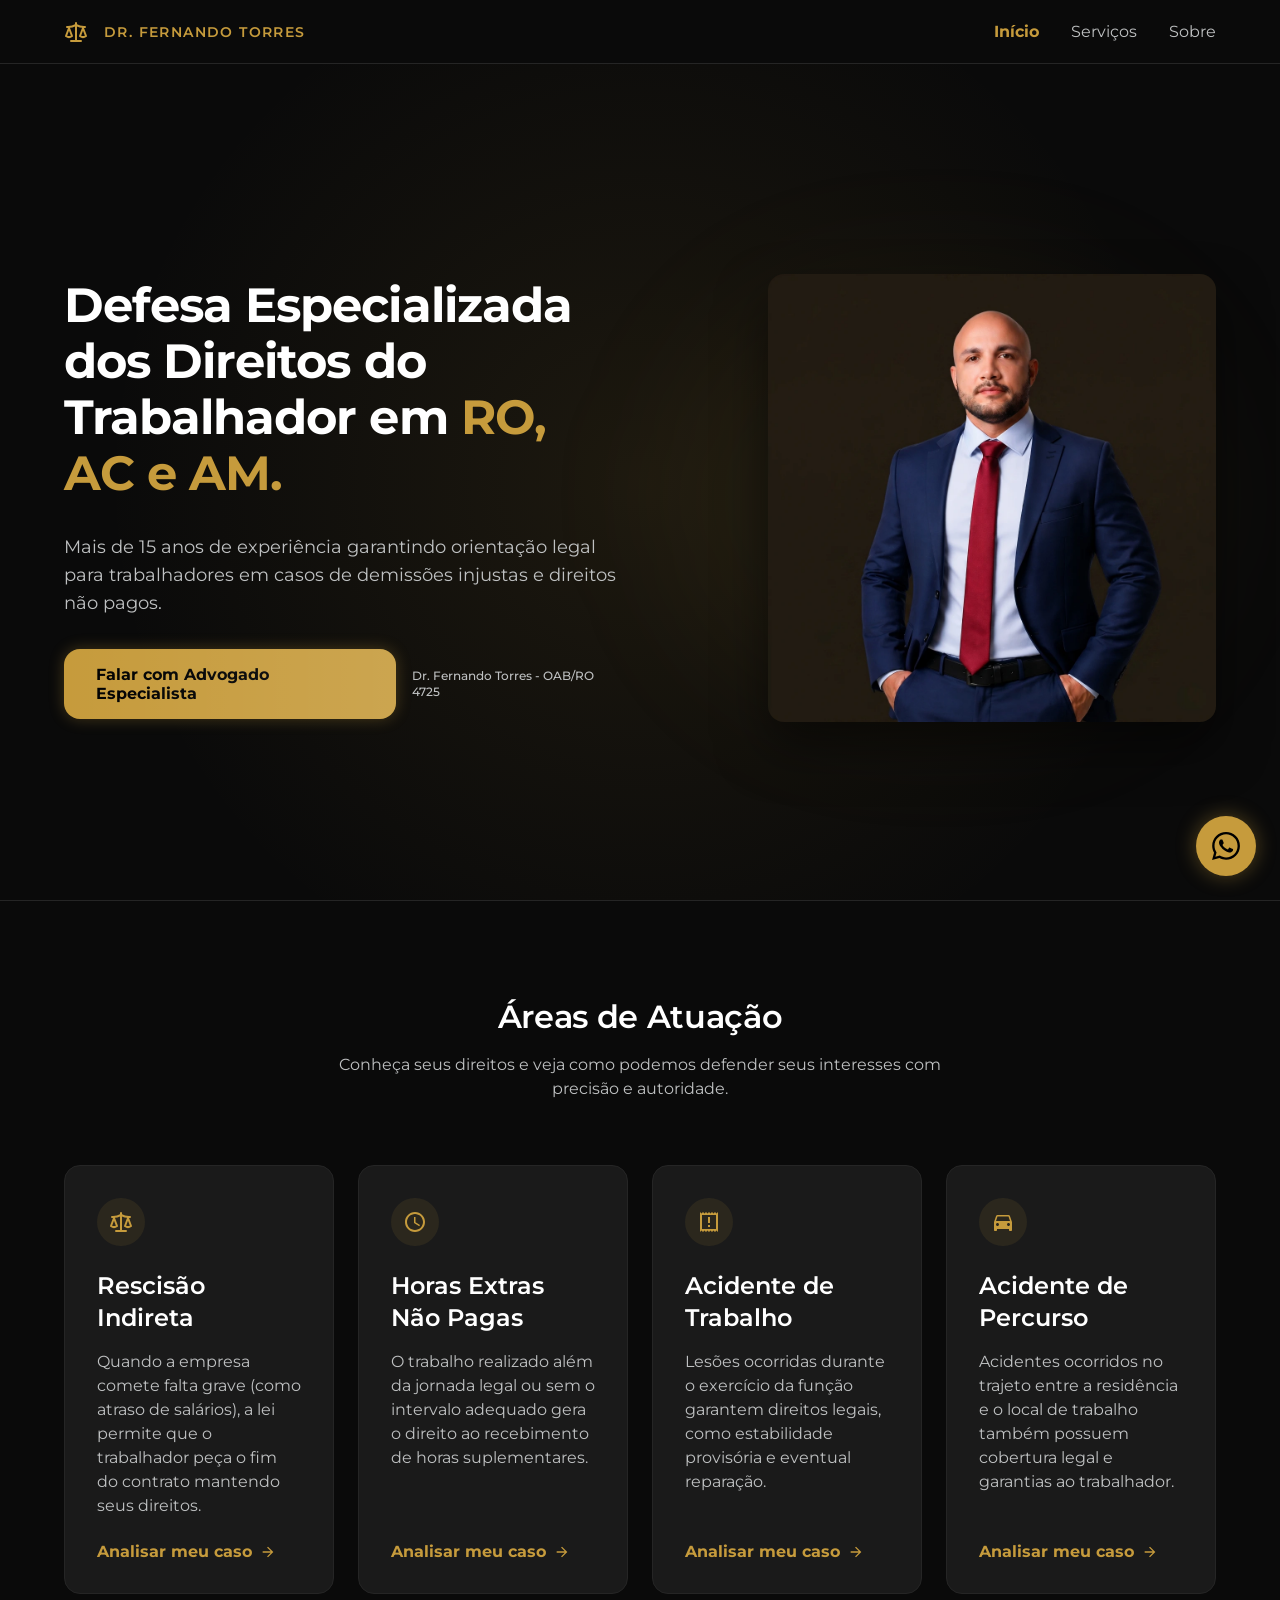
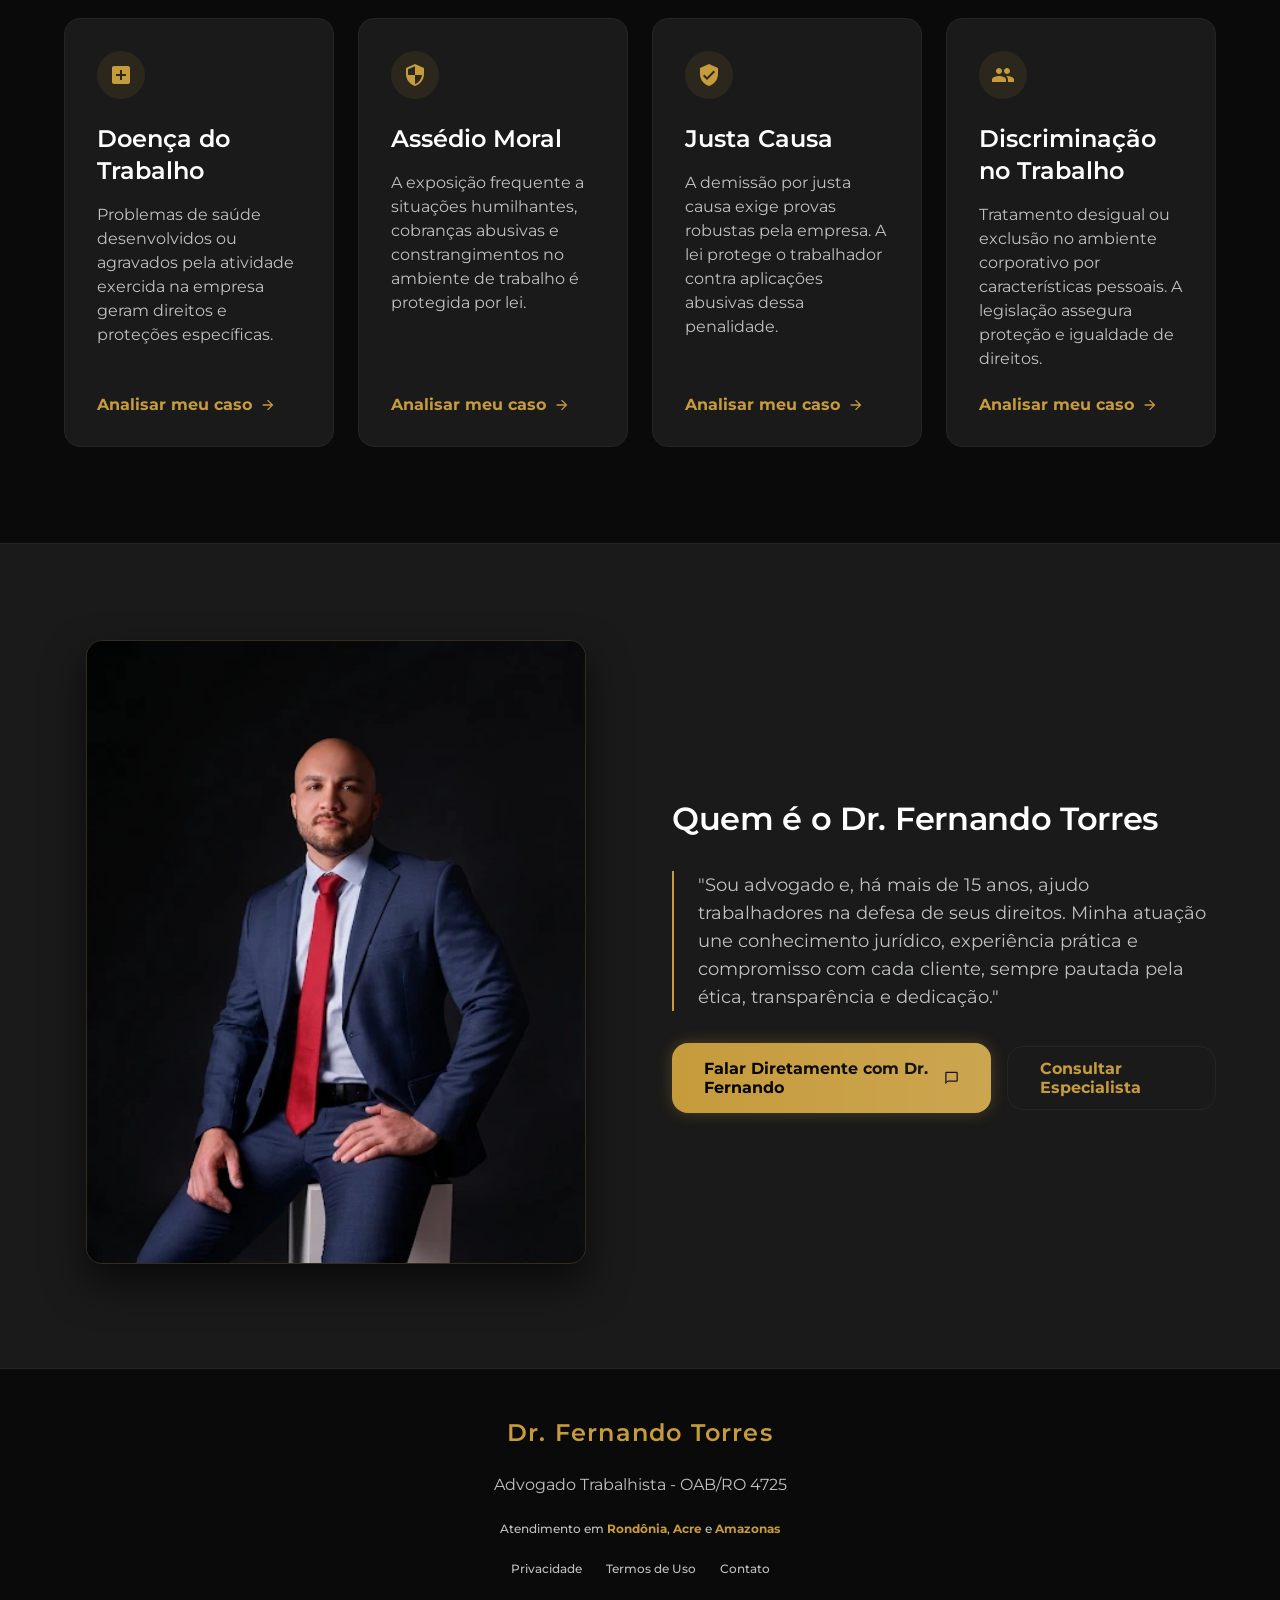
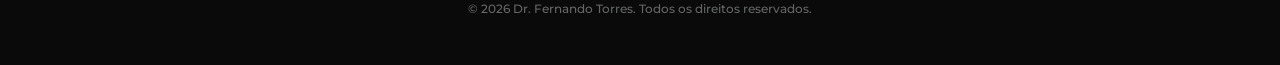
<file: index.html>
<!DOCTYPE html>
<html class="dark" lang="pt-BR">
<head>
<!-- Google tag (gtag.js) -->
<script async src="https://www.googletagmanager.com/gtag/js?id=AW-18231803844"></script>
<script>
  window.dataLayer = window.dataLayer || [];
  function gtag(){dataLayer.push(arguments);}
  gtag('js', new Date());

  gtag('config', 'AW-18231803844');
</script>
<meta charset="utf-8">
<meta name="viewport" content="width=device-width, initial-scale=1.0">
<title>Dr. Fernando Torres - Advogado Trabalhista</title>

<meta name="description" content="Advocacia trabalhista em Rondônia. Dr. Fernando Torres, especialista em direito do trabalho. Rescisão indireta, horas extras, verbas rescisórias e mais.">
<meta property="og:type" content="website">
<meta property="og:title" content="Dr. Fernando Torres - Advogado Trabalhista">
<meta property="og:description" content="Advocacia trabalhista em Rondônia. Especialista em direito do trabalho trabalhista. Rescisão indireta, horas extras e verbas rescisórias.">
<meta property="og:image" content="https://www.lp.fernandotorresadv.com/img/hero.webp">
<meta property="og:image:width" content="1200">
<meta property="og:image:height" content="630">
<meta property="og:url" content="https://www.lp.fernandotorresadv.com">
<meta property="og:locale" content="pt_BR">
<meta name="twitter:card" content="summary_large_image">
<meta name="twitter:title" content="Dr. Fernando Torres - Advogado Trabalhista">
<meta name="twitter:description" content="Advocacia trabalhista em Rondônia. Dr. Fernando Torres, especialista em direito do trabalho.">
<meta name="twitter:image" content="https://www.lp.fernandotorresadv.com/img/hero.webp">

<link rel="preconnect" href="https://wa.me">

<!-- Structured Data: LegalService + Attorney -->
<script type="application/ld+json">
{
  "@context": "https://schema.org",
  "@type": ["LegalService", "Attorney"],
  "name": "Dr. Fernando Torres - Advogado Trabalhista",
  "description": "Advocacia trabalhista em Rondônia. Especialista em direito do trabalho com mais de 15 anos de experiência.",
  "url": "https://www.lp.fernandotorresadv.com",
  "image": "https://www.lp.fernandotorresadv.com/img/hero.webp",
  "telephone": "+556992320246",
  "contactPoint": {
    "@type": "ContactPoint",
    "telephone": "+556992320246",
    "contactType": "customer service",
    "availableLanguage": ["Portuguese"]
  },
  "areaServed": [
    { "@type": "State", "name": "Rondônia" },
    { "@type": "State", "name": "Acre" },
    { "@type": "State", "name": "Amazonas" }
  ],
  "hasCredential": {
    "@type": "EducationalOccupationalCredential",
    "credentialCategory": "OAB",
    "name": "OAB/RO 4725"
  },
  "priceRange": "$$",
  "openingHoursSpecification": {
    "@type": "OpeningHoursSpecification",
    "dayOfWeek": ["Monday", "Tuesday", "Wednesday", "Thursday", "Friday"],
    "opens": "08:00",
    "closes": "18:00"
  },
  "sameAs": [
    "https://wa.me/556992320246"
  ]
}
</script>

<!-- Favicon inline SVG - zero requisições -->
<link rel="icon" href="data:image/svg+xml,%3Csvg xmlns='http://www.w3.org/2000/svg' viewBox='0 0 24 24' fill='none' stroke='%23C69B3C' stroke-width='2' stroke-linecap='round' stroke-linejoin='round'%3E%3Cpath d='M12 3v18'/%3E%3Cpath d='m19 8 3 8a5 5 0 0 1-6 0zV7'/%3E%3Cpath d='M3 7h1a17 17 0 0 0 8-2 17 17 0 0 0 8 2h1'/%3E%3Cpath d='m5 8 3 8a5 5 0 0 1-6 0zV7'/%3E%3Cpath d='M7 21h10'/%3E%3C/svg%3E">

<!-- CSS Crítico Inline (header + hero) -->
<style>
:root{--primary:#C69B3C;--on-primary:#000000;--background:#0A0A0A;--surface-container:#1A1A1A;--surface-container-lowest:#0A0A0A;--surface-variant:#252525;--on-background:#FFFFFF;--on-surface-variant:#BFC1C2;--border-color:#252525;--radius:1rem;--radius-full:9999px;--container-max:1280px;--margin-mobile:20px;--margin-desktop:64px}
*,*::before,*::after{box-sizing:border-box;margin:0;padding:0}
html{scroll-behavior:smooth;color-scheme:dark}
body{font-family:'Montserrat',sans-serif;background:var(--background);color:var(--on-background);min-height:100vh;display:flex;flex-direction:column;-webkit-font-smoothing:antialiased;-moz-osx-font-smoothing:grayscale}
a{color:inherit;text-decoration:none}
img{display:block;max-width:100%}
@font-face{font-family:'Montserrat';font-style:normal;font-weight:100 900;font-display:optional;src:url('fonts/Montserrat.woff2') format('woff2-variations')}
.flex{display:flex}
.flex-col{flex-direction:column}
.flex-grow{flex-grow:1}
.grid{display:grid}
.grid-cols-1{grid-template-columns:repeat(1,minmax(0,1fr))}
.hidden{display:none}
.w-full{width:100%}
.w-fit{width:fit-content}
.min-h-screen{min-height:100vh}
.object-contain{object-fit:contain}
.object-cover{object-fit:cover}
.relative{position:relative}
.absolute{position:absolute}
.fixed{position:fixed}
.inset-0{inset:0}
.top-0{top:0}
.z-0{z-index:0}
.z-10{z-index:10}
.z-50{z-index:50}
.overflow-hidden{overflow:hidden}
.items-center{align-items:center}
.items-start{align-items:flex-start}
.justify-center{justify-content:center}
.justify-between{justify-content:space-between}
.text-center{text-align:center}
.text-primary{color:var(--primary)}
.text-on-surface-variant{color:var(--on-surface-variant)}
.text-black{color:var(--on-primary)}
.bg-primary{background-color:var(--primary)}
.bg-surface-container-lowest{background-color:var(--surface-container-lowest)}
.bg-primary\/5{background-color:rgba(198,155,60,0.05)}
.border-surface-variant{border-color:var(--border-color)}
.border-b{border-bottom:1px solid var(--border-color)}
.rounded-full{border-radius:var(--radius-full)}
.blur-3xl{filter:blur(64px)}
.opacity-10{opacity:0.1}
.drop-shadow-2xl{filter:drop-shadow(0 25px 25px rgba(0,0,0,0.5))}
.mx-auto{margin-left:auto;margin-right:auto}
.gap-12{gap:3rem}
.gap-4{gap:1rem}
.gap-8{gap:2rem}
.space-y-8>*+*{margin-top:2rem}
.space-y-6>*+*{margin-top:1.5rem}
.pt-16{padding-top:4rem}
.pt-8{padding-top:2rem}
.pt-24{padding-top:6rem}
.pb-24{padding-bottom:6rem}
.px-margin-mobile{padding-left:20px;padding-right:20px}
.px-8{padding-left:2rem;padding-right:2rem}
.py-4{padding-top:1rem;padding-bottom:1rem}
.py-3{padding-top:.75rem;padding-bottom:.75rem}
.w-12{width:3rem}
.h-12{height:3rem}
.h-16{height:4rem}
.h-full{height:100%}
.max-w-container-max{max-width:var(--container-max)}
.max-w-5xl{max-width:64rem}
.max-w-3xl{max-width:48rem}
.max-w-md{max-width:28rem}
.font-bold{font-weight:700}
.uppercase{text-transform:uppercase}
.tracking-widest{letter-spacing:.1em}
.text-display-lg-mobile{font-size:32px;line-height:40px;letter-spacing:-.01em;font-weight:700}
.text-body-lg{font-size:18px;line-height:28px;font-weight:400}
.text-label-lg{font-size:14px;line-height:20px;letter-spacing:.1em;font-weight:600}
.text-label-md{font-size:12px;line-height:16px;font-weight:500}
.transition-all{transition:all .2s ease}
.transition-colors{transition:color .2s ease,background-color .2s ease,border-color .2s ease}
.rounded{border-radius:var(--radius)}
.border{border:1px solid var(--border-color)}
.mb-4{margin-bottom:1rem}
.mb-6{margin-bottom:1.5rem}
.mt-auto{margin-top:auto}
.gap-2{gap:.5rem}
.gap-6{gap:1.5rem}
.p-8{padding:2rem}
.p-4{padding:1rem}
header.fixed{position:fixed;top:0;left:0;right:0;z-index:50;height:4rem;display:flex;align-items:center;justify-content:space-between;padding-left:20px;padding-right:20px;background:var(--surface-container-lowest);border-bottom:1px solid var(--border-color)}
.shadow-\[0_0_15px_rgba\(198\2c 155\2c 60\2c 0\.3\)\]{box-shadow:0 0 15px rgba(198,155,60,.3)}
.shadow-\[0_0_20px_rgba\(198\2c 155\2c 60\2c 0\.4\)\]{box-shadow:0 0 20px rgba(198,155,60,.4)}
@media(min-width:640px){.sm\:flex-row{flex-direction:row}.sm\:items-center{align-items:center}}
@media(min-width:768px){
  .md\:flex{display:flex}
  .md\:hidden{display:none}
  .md\:px-margin-desktop{padding-left:64px;padding-right:64px}
  .md\:text-display-lg{font-size:48px;line-height:56px;letter-spacing:-.02em;font-weight:700}
  .md\:font-display-lg{font-family:'Montserrat',sans-serif}
  header.fixed{padding-left:64px;padding-right:64px}
  .md\:pb-8{padding-bottom:2rem}
  .md\:pb-16{padding-bottom:4rem}
  .md\:space-y-8>*+*{margin-top:2rem}
  .lg\:grid-cols-2{grid-template-columns:repeat(2,minmax(0,1fr))}
  .hero-section{min-height:calc(100vh - 4rem);display:flex;align-items:center}
  .hero-inner{width:100%}
}
@media(min-width:1024px){
  .lg\:grid-cols-2{grid-template-columns:repeat(2,minmax(0,1fr))}
  .lg\:justify-end{justify-content:flex-end}
  .lg\:space-y-12>*+*{margin-top:3rem}
  .sobre-grid{display:grid;grid-template-columns:1fr 1fr;gap:4rem;align-items:center}
  .sobre-img{max-width:480px;width:100%;border-radius:1rem;border:1px solid rgba(198,155,60,0.15);box-shadow:0 20px 40px rgba(0,0,0,0.6)}
}
.notification-toast{position:fixed;bottom:1.5rem;right:5.5rem;background:var(--surface-container);border:1px solid var(--surface-variant);border-radius:12px;padding:10px;display:flex;align-items:center;gap:10px;max-width:288px;z-index:49;box-shadow:0 10px 40px rgba(0,0,0,0.5);transform:translateX(calc(100% + 3rem));opacity:0;transition:transform .9s cubic-bezier(.25,.46,.45,.94),opacity .9s cubic-bezier(.25,.46,.45,.94)}
.notification-toast.show{transform:translateX(0);opacity:1}
.notification-close{position:absolute;top:-8px;right:-8px;width:24px;height:24px;border-radius:50%;background:var(--surface-variant);border:1px solid #333;color:var(--on-surface-variant);display:flex;align-items:center;justify-content:center;cursor:pointer;font-size:14px;line-height:1;z-index:1}
.notification-avatar{width:44px;height:44px;border-radius:50%;object-fit:cover;border:2px solid var(--primary);flex-shrink:0}
.notification-content{display:flex;flex-direction:column;gap:6px}
.notification-text{font-size:12px;line-height:1.4;color:var(--on-background)}
.notification-cta{background:var(--primary);color:var(--on-primary);padding:6px 12px;border-radius:8px;font-size:11px;font-weight:700;text-align:center;text-decoration:none;transition:opacity .2s}
.notification-cta:hover{opacity:.9}
@keyframes shine{0%{background-position:-200% center}100%{background-position:200% center}}
.btn-shine{position:relative;overflow:hidden}
.btn-shine::after{content:'';position:absolute;top:0;left:0;right:0;bottom:0;background:linear-gradient(90deg,transparent 0%,rgba(255,255,255,0.1) 50%,transparent 100%);background-size:200% 100%;animation:shine 3s ease-in-out infinite;pointer-events:none;border-radius:inherit}
@keyframes pulse-subtle{0%,100%{transform:scale(1)}50%{transform:scale(1.02)}}
.btn-pulse{animation:pulse-subtle 2s ease-in-out infinite}
.whatsapp-btn.btn-pulse{animation:pulse-subtle 2s ease-in-out infinite;transform-origin:center}
.mobile-menu{position:fixed;top:4.5rem;right:1rem;min-width:200px;background:var(--surface-container-lowest);border:1px solid var(--outline-variant);border-radius:12px;padding:0.75rem;display:flex;flex-direction:column;gap:0.25rem;z-index:40;box-shadow:0 8px 24px rgba(0,0,0,0.3);transform:translateX(120%);opacity:0;transition:transform .35s cubic-bezier(.16,1,.3,1),opacity .35s ease}.mobile-menu.open{transform:translateX(0);opacity:1}
.mobile-menu a{font-size:1rem;font-weight:500;color:var(--on-background);text-decoration:none;padding:0.5rem 0.75rem;border-radius:8px;transition:background .2s;display:block}.mobile-menu a:hover{background:var(--surface-container-high)}.menu-backdrop{position:fixed;inset:0;background:rgba(0,0,0,0.25);z-index:39;opacity:0;pointer-events:none;transition:opacity .35s ease}.menu-backdrop.show{opacity:1;pointer-events:auto}</style>

<!-- Preload CSS completo (não bloqueante) -->
<link rel="preload" href="style.css" as="style" onload="this.onload=null;this.rel='stylesheet'">
<noscript><link rel="stylesheet" href="style.css"></noscript>

<!-- Preload fontes -->
<link rel="preload" href="fonts/Montserrat.woff2" as="font" type="font/woff2" crossorigin>

<!-- Preload hero image LCP -->
<link rel="preload" href="img/hero.webp" as="image" imagesrcset="img/hero-280.webp 280w, img/hero.webp 1080w" imagesizes="(max-width: 640px) 280px, 420px" fetchpriority="high">
</head>
<body>
<!-- Header -->
<header class="fixed">
  <div class="flex items-center gap-4">
    <svg class="text-primary" width="24" height="24" viewBox="0 0 24 24" fill="none" stroke="currentColor" stroke-width="2" stroke-linecap="round" stroke-linejoin="round"><path d="M12 3v18"/><path d="m19 8 3 8a5 5 0 0 1-6 0zV7"/><path d="M3 7h1a17 17 0 0 0 8-2 17 17 0 0 0 8 2h1"/><path d="m5 8 3 8a5 5 0 0 1-6 0zV7"/><path d="M7 21h10"/></svg>
    <span class="text-label-lg uppercase tracking-widest text-primary">Dr. Fernando Torres</span>
  </div>
  <button class="md:hidden text-primary" aria-label="Menu" onclick="toggleMenu()">
    <svg width="24" height="24" viewBox="0 0 24 24" fill="currentColor"><path d="M3 6h18v2H3V6zm0 5h18v2H3v-2zm0 5h18v2H3v-2z"/></svg>
  </button>
  <nav class="hidden md:flex gap-8" aria-label="Navegação principal">
    <a class="text-primary font-bold transition-colors" href="#inicio">Início</a>
    <a class="text-on-surface-variant transition-colors" href="#servicos">Serviços</a>
    <a class="text-on-surface-variant transition-colors" href="#sobre">Sobre</a>
  </nav>
  <nav class="mobile-menu md:hidden" id="mobileMenu" aria-label="Navegação mobile">
    <a href="#inicio" onclick="toggleMenu()">Início</a>
    <a href="#servicos" onclick="toggleMenu()">Serviços</a>
    <a href="#sobre" onclick="toggleMenu()">Sobre</a>
  </nav>
  <div class="menu-backdrop md:hidden" id="menuBackdrop" onclick="toggleMenu()"></div>
</header>

<!-- Main -->
<main class="flex-grow pt-16" role="main">
  <!-- Hero Section -->
  <section class="hero-section relative pt-8 lg:pt-24 px-margin-mobile md:px-margin-desktop overflow-hidden" id="inicio">
    <div class="absolute inset-0 z-0 opacity-10" style="background-image:radial-gradient(circle at center,#c69b3c 0%,transparent 70%)"></div>
    <div class="hero-inner max-w-container-max mx-auto grid grid-cols-1 lg:grid-cols-2 gap-8 md:gap-12 items-center relative z-10 py-4 md:py-0">
      <div class="space-y-6 md:space-y-8">
        <h1 class="text-display-lg-mobile md:text-display-lg md:font-display-lg">
          Defesa Especializada dos Direitos do Trabalhador em <span class="text-primary">RO, AC e AM.</span>
        </h1>
        <p class="text-body-lg text-on-surface-variant">
          Mais de 15 anos de experiência garantindo orientação legal para trabalhadores em casos de demissões injustas e direitos não pagos.
        </p>
        <div class="flex flex-col sm:flex-row gap-4 items-start sm:items-center">
          <a class="bg-primary text-black px-8 py-4 rounded font-bold transition-all shadow-[0_0_15px_rgba(198,155,60,0.3)] btn-shine btn-pulse" href="https://wa.me/556992320246?text=Ol%C3%A1%2C%20vi%20o%20an%C3%BAncio%20no%20Google%20e%20preciso%20de%20orienta%C3%A7%C3%A3o%20trabalhista." target="_blank" rel="noopener">
            Falar com Advogado Especialista
          </a>
          <span class="text-label-md text-on-surface-variant">Dr. Fernando Torres - OAB/RO 4725</span>
        </div>
      </div>
      <div class="relative flex justify-center lg:justify-end">
        <div class="absolute inset-0 bg-primary/5 rounded-full blur-3xl"></div>
        <img alt="Dr. Fernando Torres" class="relative z-10 w-full max-w-md object-cover drop-shadow-2xl" src="img/hero.webp" srcset="img/hero-280.webp 280w, img/hero.webp 1080w" sizes="(max-width: 640px) 280px, 420px" width="1080" height="1080" fetchpriority="high" decoding="async" style="height:auto;max-height:520px;border-radius:1rem;aspect-ratio:1">
      </div>
    </div>
  </section>

  <!-- Services Section -->
  <section class="py-16 lg:py-24 px-margin-mobile md:px-margin-desktop bg-surface-container-lowest relative border-t border-surface-variant" id="servicos">
    <div class="max-w-container-max mx-auto space-y-16">
      <div class="text-center space-y-4">
        <h2 class="text-headline-lg">Áreas de Atuação</h2>
        <p class="text-body-md text-on-surface-variant max-w-2xl mx-auto">Conheça seus direitos e veja como podemos defender seus interesses com precisão e autoridade.</p>
      </div>
      <div id="services-grid" class="grid">
        <!-- Card 1 -->
        <div class="card-servico">
          <div class="w-12 h-12 rounded-full bg-primary/10 flex items-center justify-center mb-6">
            <svg width="24" height="24" viewBox="0 0 24 24" fill="none" stroke="currentColor" stroke-width="2" stroke-linecap="round" stroke-linejoin="round" class="text-primary"><path d="M12 3v18"/><path d="m19 8 3 8a5 5 0 0 1-6 0zV7"/><path d="M3 7h1a17 17 0 0 0 8-2 17 17 0 0 0 8 2h1"/><path d="m5 8 3 8a5 5 0 0 1-6 0zV7"/><path d="M7 21h10"/></svg>
          </div>
          <h3 class="text-headline-md mb-4 text-white">Rescisão Indireta</h3>
          <p class="text-body-md text-on-surface-variant flex-grow mb-6">Quando a empresa comete falta grave (como atraso de salários), a lei permite que o trabalhador peça o fim do contrato mantendo seus direitos.</p>
          <a class="text-primary font-bold flex items-center gap-2" href="https://wa.me/556992320246?text=Ol%C3%A1%2C%20vi%20o%20an%C3%BAncio%20no%20Google%20e%20preciso%20de%20orienta%C3%A7%C3%A3o%20trabalhista%20sobre%20rescis%C3%A3o%20indireta." target="_blank" rel="noopener">
            Analisar meu caso <svg width="16" height="16" viewBox="0 0 24 24" fill="currentColor"><path d="M12 4l-1.41 1.41L16.17 11H4v2h12.17l-5.58 5.59L12 20l8-8-8-8z"/></svg>
          </a>
        </div>
        <!-- Card 2 -->
        <div class="card-servico">
          <div class="w-12 h-12 rounded-full bg-primary/10 flex items-center justify-center mb-6">
            <svg width="24" height="24" viewBox="0 0 24 24" fill="currentColor" class="text-primary"><path d="M11.99 2C6.47 2 2 6.48 2 12s4.47 10 9.99 10C17.52 22 22 17.52 22 12S17.52 2 11.99 2zM12 20c-4.42 0-8-3.58-8-8s3.58-8 8-8 8 3.58 8 8-3.58 8-8 8zm.5-13H11v6l5.25 3.15.75-1.23-4.5-2.67z"/></svg>
          </div>
          <h3 class="text-headline-md mb-4 text-white">Horas Extras Não Pagas</h3>
          <p class="text-body-md text-on-surface-variant flex-grow mb-6">O trabalho realizado além da jornada legal ou sem o intervalo adequado gera o direito ao recebimento de horas suplementares.</p>
          <a class="text-primary font-bold flex items-center gap-2" href="https://wa.me/556992320246?text=Ol%C3%A1%2C%20vi%20o%20an%C3%BAncio%20no%20Google%20e%20preciso%20de%20orienta%C3%A7%C3%A3o%20trabalhista%20sobre%20horas%20extras%20n%C3%A3o%20pagas." target="_blank" rel="noopener">
            Analisar meu caso <svg width="16" height="16" viewBox="0 0 24 24" fill="currentColor"><path d="M12 4l-1.41 1.41L16.17 11H4v2h12.17l-5.58 5.59L12 20l8-8-8-8z"/></svg>
          </a>
        </div>
        <!-- Card 3 -->
        <div class="card-servico">
          <div class="w-12 h-12 rounded-full bg-primary/10 flex items-center justify-center mb-6">
            <svg width="24" height="24" viewBox="0 0 24 24" fill="currentColor" class="text-primary"><path d="M19.5 3.5L18 2l-1.5 1.5L15 2l-1.5 1.5L12 2l-1.5 1.5L9 2 7.5 3.5 6 2 4.5 3.5 3 2v20l1.5-1.5L6 22l1.5-1.5L9 22l1.5-1.5L12 22l1.5-1.5L15 22l1.5-1.5L18 22l1.5-1.5L21 22V2l-1.5 1.5zM19 19.09H5V4.91h14v14.18zM11 15h2v2h-2zm0-8h2v6h-2z"/></svg>
          </div>
          <h3 class="text-headline-md mb-4 text-white">Acidente de Trabalho</h3>
          <p class="text-body-md text-on-surface-variant flex-grow mb-6">Lesões ocorridas durante o exercício da função garantem direitos legais, como estabilidade provisória e eventual reparação.</p>
          <a class="text-primary font-bold flex items-center gap-2" href="https://wa.me/556992320246?text=Ol%C3%A1%2C%20vi%20o%20an%C3%BAncio%20no%20Google%20e%20preciso%20de%20orienta%C3%A7%C3%A3o%20trabalhista%20sobre%20acidente%20de%20trabalho." target="_blank" rel="noopener">
            Analisar meu caso <svg width="16" height="16" viewBox="0 0 24 24" fill="currentColor"><path d="M12 4l-1.41 1.41L16.17 11H4v2h12.17l-5.58 5.59L12 20l8-8-8-8z"/></svg>
          </a>
        </div>
        <!-- Card 4 -->
        <div class="card-servico">
          <div class="w-12 h-12 rounded-full bg-primary/10 flex items-center justify-center mb-6">
            <svg width="24" height="24" viewBox="0 0 24 24" fill="currentColor" class="text-primary"><path d="M18.92 6.01C18.72 5.42 18.16 5 17.5 5h-11c-.66 0-1.21.42-1.42 1.01L3 12v8c0 .55.45 1 1 1h1c.55 0 1-.45 1-1v-1h12v1c0 .55.45 1 1 1h1c.55 0 1-.45 1-1v-8l-2.08-5.99zM6.5 16c-.83 0-1.5-.67-1.5-1.5S5.67 13 6.5 13s1.5.67 1.5 1.5S7.33 16 6.5 16zm11 0c-.83 0-1.5-.67-1.5-1.5s.67-1.5 1.5-1.5 1.5.67 1.5 1.5-.67 1.5-1.5 1.5zM5 11l1.5-4.5h11L19 11H5z"/></svg>
          </div>
          <h3 class="text-headline-md mb-4 text-white">Acidente de Percurso</h3>
          <p class="text-body-md text-on-surface-variant flex-grow mb-6">Acidentes ocorridos no trajeto entre a residência e o local de trabalho também possuem cobertura legal e garantias ao trabalhador.</p>
          <a class="text-primary font-bold flex items-center gap-2" href="https://wa.me/556992320246?text=Ol%C3%A1%2C%20vi%20o%20an%C3%BAncio%20no%20Google%20e%20preciso%20de%20orienta%C3%A7%C3%A3o%20trabalhista%20sobre%20acidente%20de%20percurso." target="_blank" rel="noopener">
            Analisar meu caso <svg width="16" height="16" viewBox="0 0 24 24" fill="currentColor"><path d="M12 4l-1.41 1.41L16.17 11H4v2h12.17l-5.58 5.59L12 20l8-8-8-8z"/></svg>
          </a>
        </div>
        <!-- Card 5 -->
        <div class="card-servico">
          <div class="w-12 h-12 rounded-full bg-primary/10 flex items-center justify-center mb-6">
            <svg width="24" height="24" viewBox="0 0 24 24" fill="currentColor" class="text-primary"><path d="M19 3H5c-1.1 0-2 .9-2 2v14c0 1.1.9 2 2 2h14c1.1 0 2-.9 2-2V5c0-1.1-.9-2-2-2zm-2 10h-4v4h-2v-4H7v-2h4V7h2v4h4v2z"/></svg>
          </div>
          <h3 class="text-headline-md mb-4 text-white">Doença do Trabalho</h3>
          <p class="text-body-md text-on-surface-variant flex-grow mb-6">Problemas de saúde desenvolvidos ou agravados pela atividade exercida na empresa geram direitos e proteções específicas.</p>
          <a class="text-primary font-bold flex items-center gap-2" href="https://wa.me/556992320246?text=Ol%C3%A1%2C%20vi%20o%20an%C3%BAncio%20no%20Google%20e%20preciso%20de%20orienta%C3%A7%C3%A3o%20trabalhista%20sobre%20doen%C3%A7a%20do%20trabalho." target="_blank" rel="noopener">
            Analisar meu caso <svg width="16" height="16" viewBox="0 0 24 24" fill="currentColor"><path d="M12 4l-1.41 1.41L16.17 11H4v2h12.17l-5.58 5.59L12 20l8-8-8-8z"/></svg>
          </a>
        </div>
        <!-- Card 6 -->
        <div class="card-servico">
          <div class="w-12 h-12 rounded-full bg-primary/10 flex items-center justify-center mb-6">
            <svg width="24" height="24" viewBox="0 0 24 24" fill="currentColor" class="text-primary"><path d="M12 1L3 5v6c0 5.55 3.84 10.74 9 12 5.16-1.26 9-6.45 9-12V5l-9-4zm0 10.99h7c-.53 4.12-3.28 7.79-7 8.94V12H5V6.3l7-3.11v8.8z"/></svg>
          </div>
          <h3 class="text-headline-md mb-4 text-white">Assédio Moral</h3>
          <p class="text-body-md text-on-surface-variant flex-grow mb-6">A exposição frequente a situações humilhantes, cobranças abusivas e constrangimentos no ambiente de trabalho é protegida por lei.</p>
          <a class="text-primary font-bold flex items-center gap-2" href="https://wa.me/556992320246?text=Ol%C3%A1%2C%20vi%20o%20an%C3%BAncio%20no%20Google%20e%20preciso%20de%20orienta%C3%A7%C3%A3o%20trabalhista%20sobre%20ass%C3%A9dio%20moral." target="_blank" rel="noopener">
            Analisar meu caso <svg width="16" height="16" viewBox="0 0 24 24" fill="currentColor"><path d="M12 4l-1.41 1.41L16.17 11H4v2h12.17l-5.58 5.59L12 20l8-8-8-8z"/></svg>
          </a>
        </div>
        <!-- Card 7 -->
        <div class="card-servico">
          <div class="w-12 h-12 rounded-full bg-primary/10 flex items-center justify-center mb-6">
            <svg width="24" height="24" viewBox="0 0 24 24" fill="currentColor" class="text-primary"><path d="M12 1L3 5v6c0 5.55 3.84 10.74 9 12 5.16-1.26 9-6.45 9-12V5l-9-4zm-2 16l-4-4 1.41-1.41L10 14.17l6.59-6.59L18 9l-8 8z"/></svg>
          </div>
          <h3 class="text-headline-md mb-4 text-white">Justa Causa</h3>
          <p class="text-body-md text-on-surface-variant flex-grow mb-6">A demissão por justa causa exige provas robustas pela empresa. A lei protege o trabalhador contra aplicações abusivas dessa penalidade.</p>
          <a class="text-primary font-bold flex items-center gap-2" href="https://wa.me/556992320246?text=Ol%C3%A1%2C%20vi%20o%20an%C3%BAncio%20no%20Google%20e%20preciso%20de%20orienta%C3%A7%C3%A3o%20trabalhista%20sobre%20justa%20causa." target="_blank" rel="noopener">
            Analisar meu caso <svg width="16" height="16" viewBox="0 0 24 24" fill="currentColor"><path d="M12 4l-1.41 1.41L16.17 11H4v2h12.17l-5.58 5.59L12 20l8-8-8-8z"/></svg>
          </a>
        </div>
        <!-- Card 8 -->
        <div class="card-servico">
          <div class="w-12 h-12 rounded-full bg-primary/10 flex items-center justify-center mb-6">
            <svg width="24" height="24" viewBox="0 0 24 24" fill="currentColor" class="text-primary"><path d="M16 11c1.66 0 2.99-1.34 2.99-3S17.66 5 16 5c-1.66 0-3 1.34-3 3s1.34 3 3 3zm-8 0c1.66 0 2.99-1.34 2.99-3S9.66 5 8 5C6.34 5 5 6.34 5 8s1.34 3 3 3zm0 2c-2.33 0-7 1.17-7 3.5V19h14v-2.5c0-2.33-4.67-3.5-7-3.5zm8 0c-.29 0-.62.02-.97.05 1.16.84 1.97 1.97 1.97 3.45V19h6v-2.5c0-2.33-4.67-3.5-7-3.5z"/></svg>
          </div>
          <h3 class="text-headline-md mb-4 text-white">Discriminação no Trabalho</h3>
          <p class="text-body-md text-on-surface-variant flex-grow mb-6">Tratamento desigual ou exclusão no ambiente corporativo por características pessoais. A legislação assegura proteção e igualdade de direitos.</p>
          <a class="text-primary font-bold flex items-center gap-2" href="https://wa.me/556992320246?text=Ol%C3%A1%2C%20vi%20o%20an%C3%BAncio%20no%20Google%20e%20preciso%20de%20orienta%C3%A7%C3%A3o%20trabalhista%20sobre%20discrimina%C3%A7%C3%A3o%20no%20trabalho." target="_blank" rel="noopener">
            Analisar meu caso <svg width="16" height="16" viewBox="0 0 24 24" fill="currentColor"><path d="M12 4l-1.41 1.41L16.17 11H4v2h12.17l-5.58 5.59L12 20l8-8-8-8z"/></svg>
          </a>
        </div>
      </div>
    </div>
  </section>

  <!-- Sobre Section -->
  <section class="py-16 lg:py-24 px-margin-mobile md:px-margin-desktop bg-surface-container border-t border-surface-variant relative overflow-hidden" id="sobre">
    <div class="max-w-container-max mx-auto sobre-grid">
      <!-- Imagem Bio -->
      <div class="flex justify-center lg:justify-start" style="margin-bottom:0.5rem">
        <img alt="Dr. Fernando Torres - Advocacia Trabalhista" class="sobre-img w-full" src="img/Quem%20%C3%A9%20o%20Dr.%20Fernando%20Torres.webp" width="410" height="512" decoding="async" loading="lazy" style="height:auto;width:100%;max-width:500px">
      </div>
      <!-- Texto -->
      <div class="space-y-8" style="display:flex;flex-direction:column;justify-content:center">
        <h2 class="text-headline-lg">Quem é o Dr. Fernando Torres</h2>
        <p class="text-body-lg text-on-surface-variant leading-relaxed border-l-2 border-primary pl-6">
          "Sou advogado e, há mais de 15 anos, ajudo trabalhadores na defesa de seus direitos. Minha atuação une conhecimento jurídico, experiência prática e compromisso com cada cliente, sempre pautada pela ética, transparência e dedicação."
        </p>
        <div class="flex flex-col sm:flex-row gap-4 items-start sm:items-center">
          <a class="bg-primary text-black px-8 py-4 rounded font-bold transition-all shadow-[0_0_15px_rgba(198,155,60,0.3)] w-fit flex items-center gap-2 btn-shine btn-pulse" href="https://wa.me/556992320246?text=Ol%C3%A1%2C%20vi%20o%20an%C3%BAncio%20no%20Google%20e%20preciso%20de%20orienta%C3%A7%C3%A3o%20trabalhista." target="_blank" rel="noopener">
            Falar Diretamente com Dr. Fernando
            <svg width="20" height="20" viewBox="0 0 24 24" fill="currentColor"><path d="M20 2H4c-1.1 0-2 .9-2 2v18l4-4h14c1.1 0 2-.9 2-2V4c0-1.1-.9-2-2-2zm0 14H6l-2 2V4h16v12z"/></svg>
          </a>
          <a class="bg-transparent border border-primary text-primary px-8 py-3 rounded font-bold transition-colors w-fit btn-pulse" href="https://wa.me/556992320246?text=Ol%C3%A1%2C%20vi%20o%20an%C3%BAncio%20no%20Google%20e%20preciso%20de%20orienta%C3%A7%C3%A3o%20trabalhista." target="_blank" rel="noopener">Consultar Especialista</a>
        </div>
      </div>
    </div>
  </section>
</main>

<!-- Footer -->
<footer role="contentinfo">
  <div class="text-primary font-bold text-headline-md tracking-wider">Dr. Fernando Torres</div>
  <p class="text-body-md text-on-surface-variant">Advogado Trabalhista - OAB/RO 4725</p>
  <p class="text-label-md text-on-surface-variant">Atendimento em <strong class="text-primary">Rondônia</strong>, <strong class="text-primary">Acre</strong> e <strong class="text-primary">Amazonas</strong></p>
  <div class="flex gap-6 text-label-md">
    <a class="text-on-surface-variant transition-colors" href="#">Privacidade</a>
    <a class="text-on-surface-variant transition-colors" href="#">Termos de Uso</a>
    <a class="text-on-surface-variant transition-colors" href="#">Contato</a>
  </div>
  <p class="text-label-md" style="color:rgba(191,193,194,0.5)">&copy; 2026 Dr. Fernando Torres. Todos os direitos reservados.</p>
</footer>

<!-- Floating Notification Toast -->
<div id="notification-toast" class="notification-toast">
  <button class="notification-close" onclick="this.parentElement.classList.remove('show')" aria-label="Fechar">×</button>
  <img src="img/hero.webp" alt="Dr. Fernando Torres" class="notification-avatar" width="44" height="44" loading="lazy">
  <div class="notification-content">
    <p class="notification-text">Fale diretamente com o Dr. Fernando Torres no WhatsApp</p>
    <a href="https://wa.me/556992320246?text=Ol%C3%A1%2C%20vi%20o%20an%C3%BAncio%20no%20Google%20e%20preciso%20de%20orienta%C3%A7%C3%A3o%20trabalhista." target="_blank" rel="noopener" class="notification-cta">Falar Agora</a>
  </div>
</div>

<!-- WhatsApp Sticky Button -->
<a class="whatsapp-btn btn-pulse" href="https://wa.me/556992320246?text=Ol%C3%A1%2C%20vi%20o%20an%C3%BAncio%20no%20Google%20e%20preciso%20de%20orienta%C3%A7%C3%A3o%20trabalhista." target="_blank" rel="noopener" aria-label="Falar com Dr. Fernando Torres no WhatsApp">
  <svg fill="currentColor" height="28" width="28" viewBox="0 0 24 24" xmlns="http://www.w3.org/2000/svg">
    <path d="M.057 24l1.687-6.163c-1.041-1.804-1.588-3.849-1.587-5.946.003-6.556 5.338-11.891 11.893-11.891 3.181.001 6.167 1.24 8.413 3.488 2.245 2.248 3.481 5.236 3.48 8.414-.003 6.557-5.338 11.892-11.893 11.892-1.99-.001-3.951-.5-5.688-1.448l-6.305 1.654zm6.597-3.807c1.676.995 3.276 1.591 5.392 1.592 5.448 0 9.886-4.434 9.889-9.885.002-5.462-4.415-9.89-9.881-9.892-5.452 0-9.887 4.434-9.889 9.884-.001 2.225.651 3.891 1.746 5.634l-.999 3.648 3.742-.981zm11.387-5.464c-.074-.124-.272-.198-.57-.347-.297-.149-1.758-.868-2.031-.967-.272-.099-.47-.149-.669.149-.198.297-.768.967-.941 1.165-.173.198-.347.223-.644.074-.297-.149-1.255-.462-2.39-1.475-.88-.788-1.48-1.761-1.653-2.059-.173-.297-.018-.458.13-.606.134-.133.297-.347.446-.521.151-.172.2-.296.3-.495.099-.198.05-.372-.025-.521-.075-.148-.669-1.611-.916-2.206-.242-.579-.487-.501-.669-.51l-.57-.01c-.198 0-.52.074-.792.347-.272.297-1.04 1.016-1.04 2.479 0 1.462 1.065 2.876 1.213 3.074.149.198 2.095 3.2 5.076 4.487.709.306 1.263.489 1.694.626.712.226 1.36.194 1.872.118.571-.085 1.758-.719 2.006-1.413.248-.695.248-1.29.173-1.414z"></path>
  </svg>
</a>

<script>
setTimeout(function(){var n=document.getElementById('notification-toast');n&&n.classList.add('show')},5000)
function toggleMenu(){document.getElementById('mobileMenu').classList.toggle('open');document.getElementById('menuBackdrop').classList.toggle('show')}
</script>
</body>
</html>
</file>
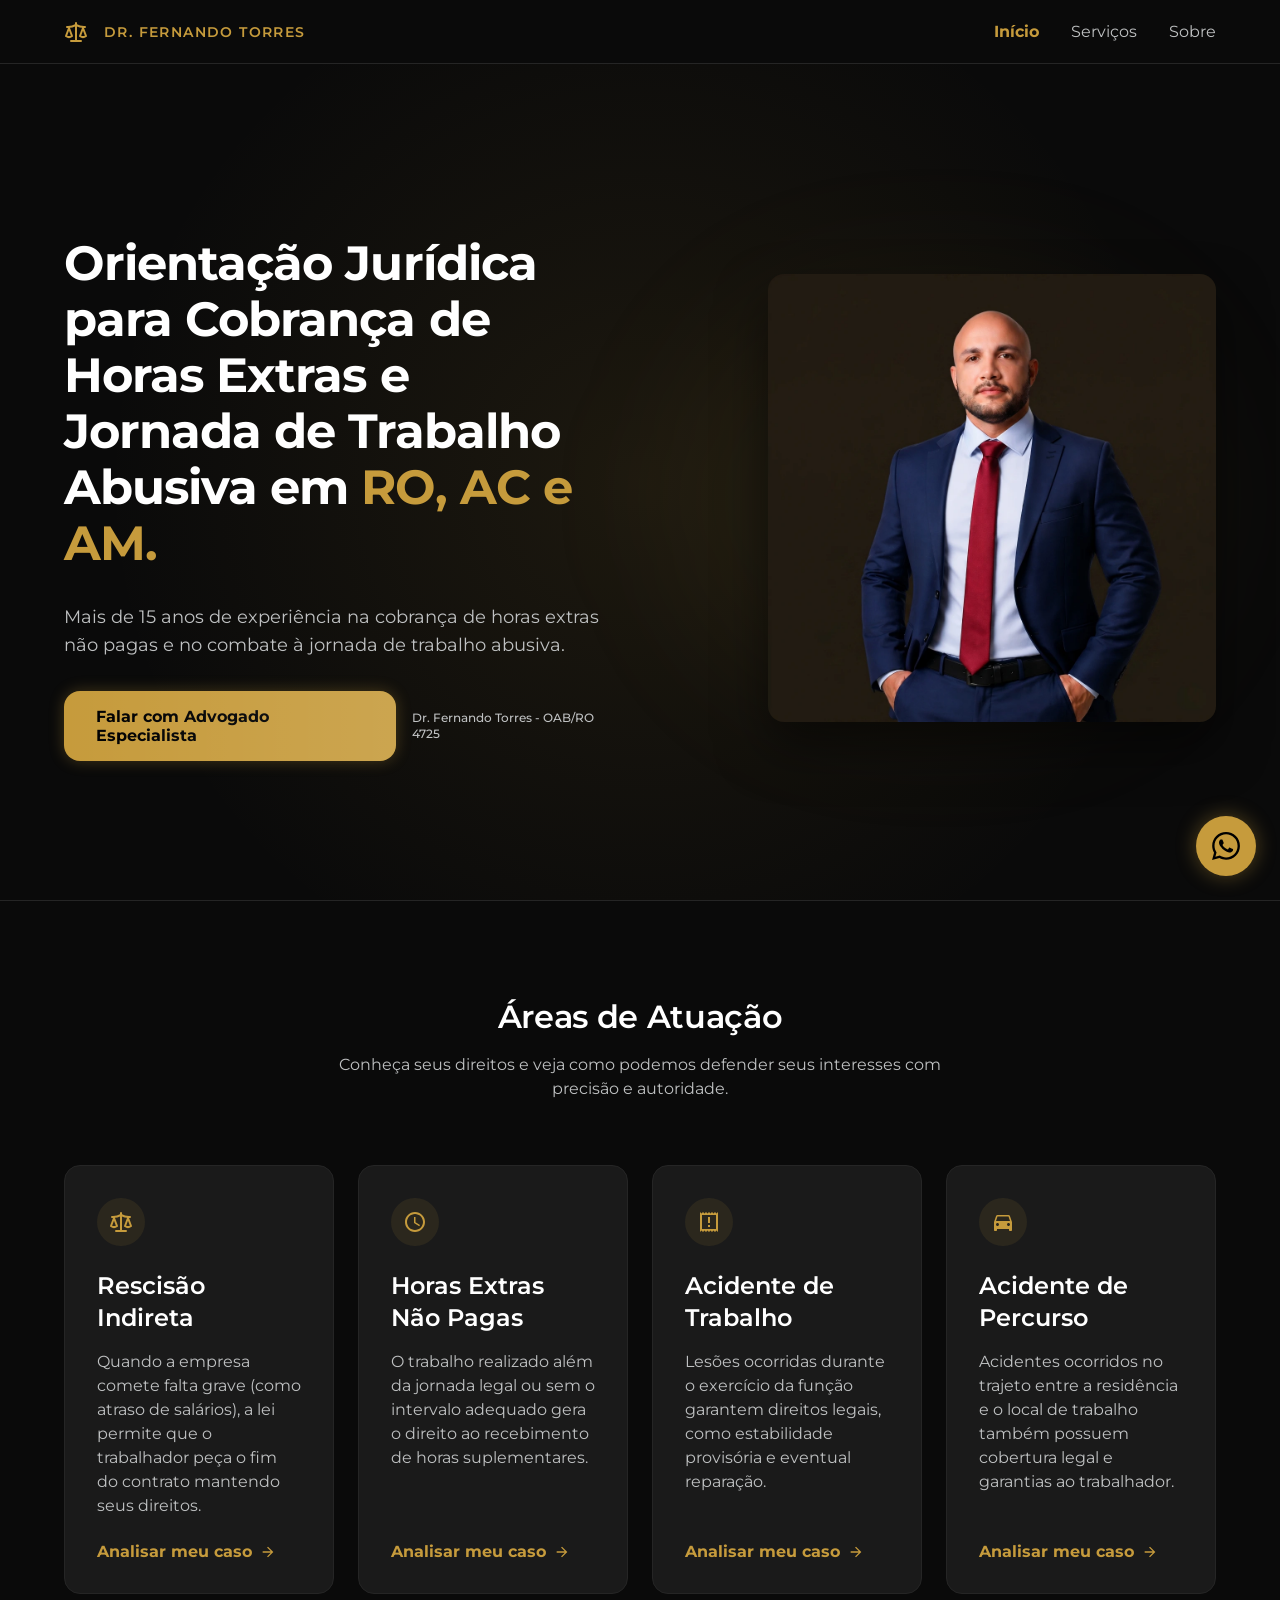
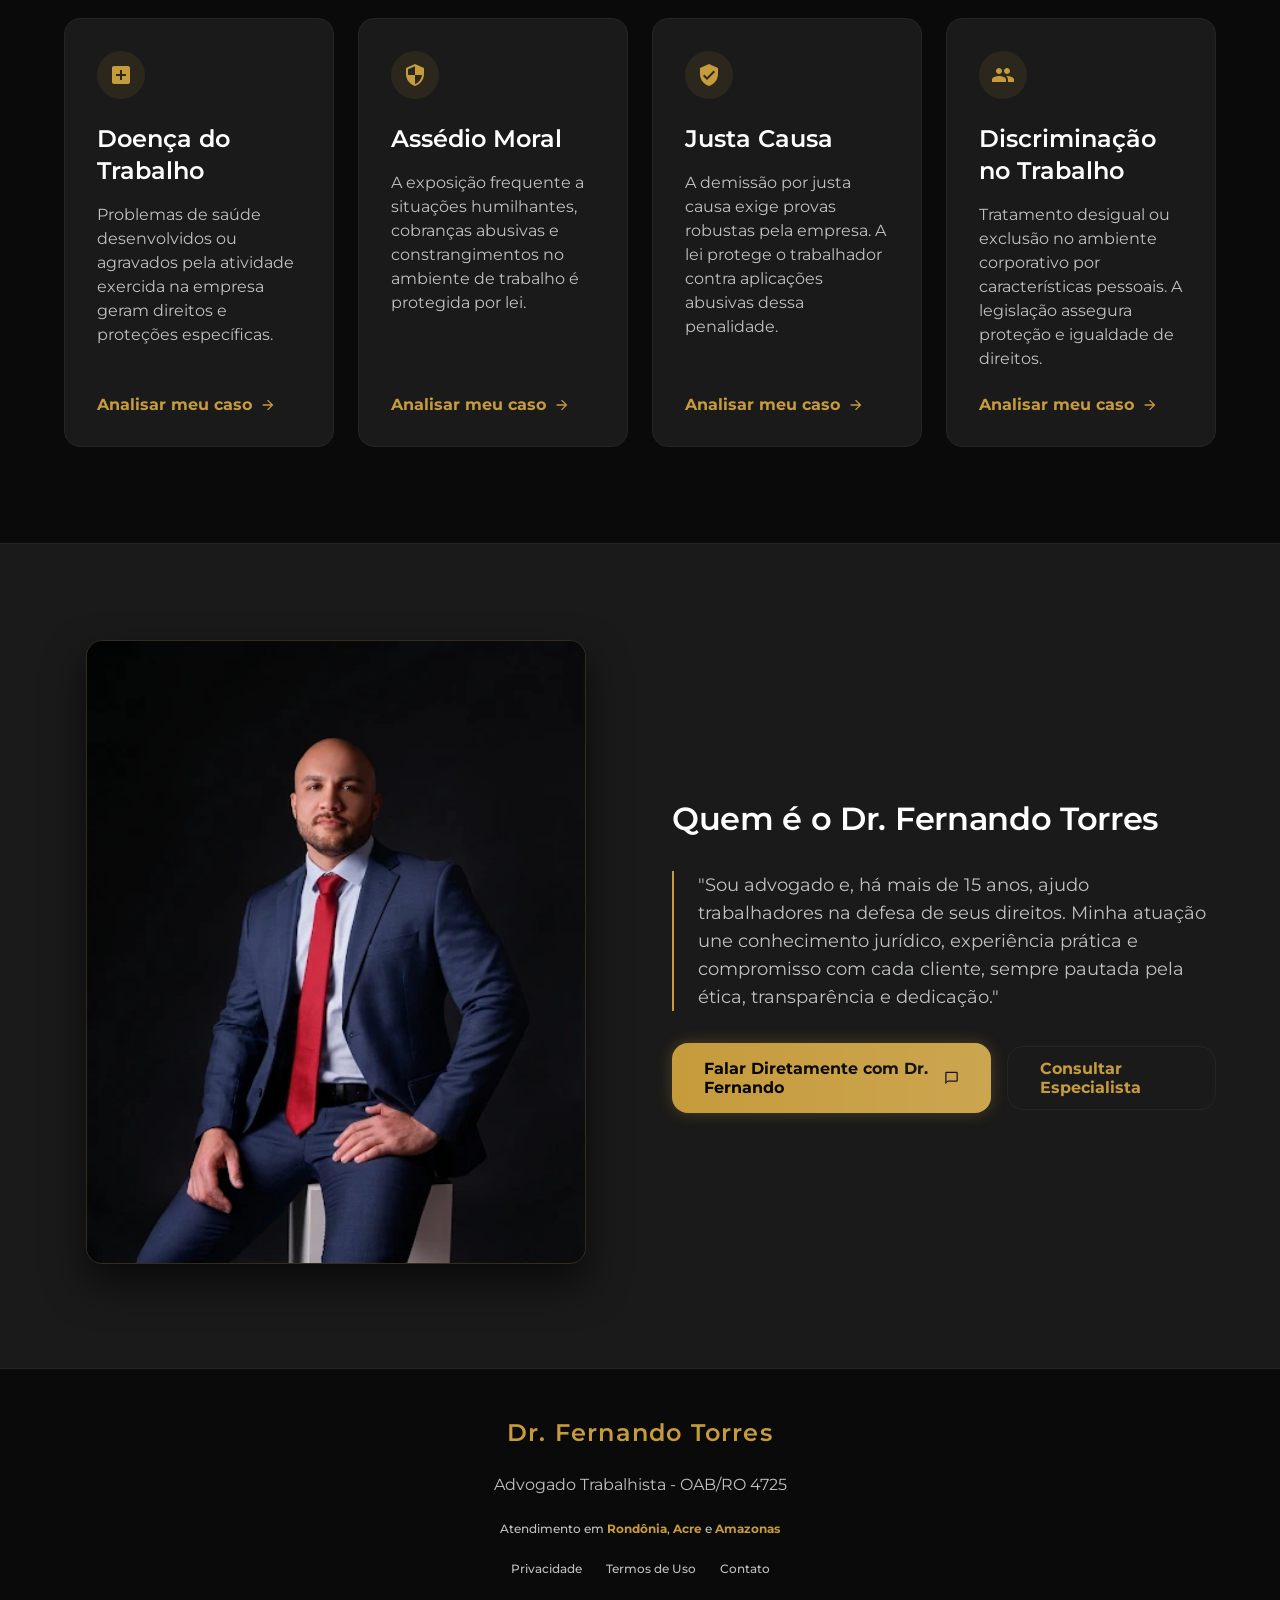
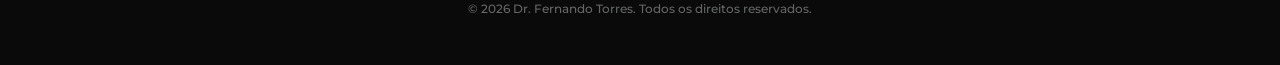
<file: horasextras.html>
<!DOCTYPE html>
<html class="dark" lang="pt-BR">
<head>
<!-- Google tag (gtag.js) -->
<script async src="https://www.googletagmanager.com/gtag/js?id=AW-18231803844"></script>
<script>
  window.dataLayer = window.dataLayer || [];
  function gtag(){dataLayer.push(arguments);}
  gtag('js', new Date());

  gtag('config', 'AW-18231803844');
</script>
<meta charset="utf-8">
<meta name="viewport" content="width=device-width, initial-scale=1.0">
<title>Dr. Fernando Torres - Horas Extras e Jornada de Trabalho Abusiva</title>

<meta name="description" content="Orientação jurídica para cobrança de horas extras e jornada de trabalho abusiva em Rondônia, Acre e Amazonas. Dr. Fernando Torres, advogado trabalhista.">
<meta property="og:type" content="website">
<meta property="og:title" content="Dr. Fernando Torres - Horas Extras e Jornada de Trabalho Abusiva">
<meta property="og:description" content="Orientação jurídica para cobrança de horas extras e jornada de trabalho abusiva em Rondônia, Acre e Amazonas. Dr. Fernando Torres, advogado trabalhista.">
<meta property="og:image" content="https://www.lp.fernandotorresadv.com/img/hero.webp">
<meta property="og:image:width" content="1200">
<meta property="og:image:height" content="630">
<meta property="og:url" content="https://www.lp.fernandotorresadv.com/horasextras">
<meta property="og:locale" content="pt_BR">
<meta name="twitter:card" content="summary_large_image">
<meta name="twitter:title" content="Dr. Fernando Torres - Horas Extras e Jornada de Trabalho Abusiva">
<meta name="twitter:description" content="Orientação jurídica para cobrança de horas extras e jornada de trabalho abusiva em Rondônia, Acre e Amazonas. Dr. Fernando Torres, advogado trabalhista.">
<meta name="twitter:image" content="https://www.lp.fernandotorresadv.com/img/hero.webp">

<link rel="preconnect" href="https://wa.me">

<!-- Structured Data: LegalService + Attorney -->
<script type="application/ld+json">
{
  "@context": "https://schema.org",
  "@type": ["LegalService", "Attorney"],
  "name": "Dr. Fernando Torres - Horas Extras e Jornada de Trabalho Abusiva",
  "description": "Orientação jurídica para cobrança de horas extras e jornada de trabalho abusiva em Rondônia, Acre e Amazonas. Dr. Fernando Torres, advogado trabalhista.",
  "url": "https://www.lp.fernandotorresadv.com",
  "image": "https://www.lp.fernandotorresadv.com/img/hero.webp",
  "telephone": "+556992320246",
  "contactPoint": {
    "@type": "ContactPoint",
    "telephone": "+556992320246",
    "contactType": "customer service",
    "availableLanguage": ["Portuguese"]
  },
  "areaServed": [
    { "@type": "State", "name": "Rondônia" },
    { "@type": "State", "name": "Acre" },
    { "@type": "State", "name": "Amazonas" }
  ],
  "hasCredential": {
    "@type": "EducationalOccupationalCredential",
    "credentialCategory": "OAB",
    "name": "OAB/RO 4725"
  },
  "priceRange": "$$",
  "openingHoursSpecification": {
    "@type": "OpeningHoursSpecification",
    "dayOfWeek": ["Monday", "Tuesday", "Wednesday", "Thursday", "Friday"],
    "opens": "08:00",
    "closes": "18:00"
  },
  "sameAs": [
    "https://wa.me/556992320246"
  ]
}
</script>

<!-- Favicon inline SVG - zero requisições -->
<link rel="icon" href="data:image/svg+xml,%3Csvg xmlns='http://www.w3.org/2000/svg' viewBox='0 0 24 24' fill='none' stroke='%23C69B3C' stroke-width='2' stroke-linecap='round' stroke-linejoin='round'%3E%3Cpath d='M12 3v18'/%3E%3Cpath d='m19 8 3 8a5 5 0 0 1-6 0zV7'/%3E%3Cpath d='M3 7h1a17 17 0 0 0 8-2 17 17 0 0 0 8 2h1'/%3E%3Cpath d='m5 8 3 8a5 5 0 0 1-6 0zV7'/%3E%3Cpath d='M7 21h10'/%3E%3C/svg%3E">

<!-- CSS Crítico Inline (header + hero) -->
<style>
:root{--primary:#C69B3C;--on-primary:#000000;--background:#0A0A0A;--surface-container:#1A1A1A;--surface-container-lowest:#0A0A0A;--surface-variant:#252525;--on-background:#FFFFFF;--on-surface-variant:#BFC1C2;--border-color:#252525;--radius:1rem;--radius-full:9999px;--container-max:1280px;--margin-mobile:20px;--margin-desktop:64px}
*,*::before,*::after{box-sizing:border-box;margin:0;padding:0}
html{scroll-behavior:smooth;color-scheme:dark}
body{font-family:'Montserrat',sans-serif;background:var(--background);color:var(--on-background);min-height:100vh;display:flex;flex-direction:column;-webkit-font-smoothing:antialiased;-moz-osx-font-smoothing:grayscale}
a{color:inherit;text-decoration:none}
img{display:block;max-width:100%}
@font-face{font-family:'Montserrat';font-style:normal;font-weight:100 900;font-display:optional;src:url('fonts/Montserrat.woff2') format('woff2-variations')}
.flex{display:flex}
.flex-col{flex-direction:column}
.flex-grow{flex-grow:1}
.grid{display:grid}
.grid-cols-1{grid-template-columns:repeat(1,minmax(0,1fr))}
.hidden{display:none}
.w-full{width:100%}
.w-fit{width:fit-content}
.min-h-screen{min-height:100vh}
.object-contain{object-fit:contain}
.object-cover{object-fit:cover}
.relative{position:relative}
.absolute{position:absolute}
.fixed{position:fixed}
.inset-0{inset:0}
.top-0{top:0}
.z-0{z-index:0}
.z-10{z-index:10}
.z-50{z-index:50}
.overflow-hidden{overflow:hidden}
.items-center{align-items:center}
.items-start{align-items:flex-start}
.justify-center{justify-content:center}
.justify-between{justify-content:space-between}
.text-center{text-align:center}
.text-primary{color:var(--primary)}
.text-on-surface-variant{color:var(--on-surface-variant)}
.text-black{color:var(--on-primary)}
.bg-primary{background-color:var(--primary)}
.bg-surface-container-lowest{background-color:var(--surface-container-lowest)}
.bg-primary\/5{background-color:rgba(198,155,60,0.05)}
.border-surface-variant{border-color:var(--border-color)}
.border-b{border-bottom:1px solid var(--border-color)}
.rounded-full{border-radius:var(--radius-full)}
.blur-3xl{filter:blur(64px)}
.opacity-10{opacity:0.1}
.drop-shadow-2xl{filter:drop-shadow(0 25px 25px rgba(0,0,0,0.5))}
.mx-auto{margin-left:auto;margin-right:auto}
.gap-12{gap:3rem}
.gap-4{gap:1rem}
.gap-8{gap:2rem}
.space-y-8>*+*{margin-top:2rem}
.space-y-6>*+*{margin-top:1.5rem}
.pt-16{padding-top:4rem}
.pt-8{padding-top:2rem}
.pt-24{padding-top:6rem}
.pb-24{padding-bottom:6rem}
.px-margin-mobile{padding-left:20px;padding-right:20px}
.px-8{padding-left:2rem;padding-right:2rem}
.py-4{padding-top:1rem;padding-bottom:1rem}
.py-3{padding-top:.75rem;padding-bottom:.75rem}
.w-12{width:3rem}
.h-12{height:3rem}
.h-16{height:4rem}
.h-full{height:100%}
.max-w-container-max{max-width:var(--container-max)}
.max-w-5xl{max-width:64rem}
.max-w-3xl{max-width:48rem}
.max-w-md{max-width:28rem}
.font-bold{font-weight:700}
.uppercase{text-transform:uppercase}
.tracking-widest{letter-spacing:.1em}
.text-display-lg-mobile{font-size:32px;line-height:40px;letter-spacing:-.01em;font-weight:700}
.text-body-lg{font-size:18px;line-height:28px;font-weight:400}
.text-label-lg{font-size:14px;line-height:20px;letter-spacing:.1em;font-weight:600}
.text-label-md{font-size:12px;line-height:16px;font-weight:500}
.transition-all{transition:all .2s ease}
.transition-colors{transition:color .2s ease,background-color .2s ease,border-color .2s ease}
.rounded{border-radius:var(--radius)}
.border{border:1px solid var(--border-color)}
.mb-4{margin-bottom:1rem}
.mb-6{margin-bottom:1.5rem}
.mt-auto{margin-top:auto}
.gap-2{gap:.5rem}
.gap-6{gap:1.5rem}
.p-8{padding:2rem}
.p-4{padding:1rem}
header.fixed{position:fixed;top:0;left:0;right:0;z-index:50;height:4rem;display:flex;align-items:center;justify-content:space-between;padding-left:20px;padding-right:20px;background:var(--surface-container-lowest);border-bottom:1px solid var(--border-color)}
.shadow-\[0_0_15px_rgba\(198\2c 155\2c 60\2c 0\.3\)\]{box-shadow:0 0 15px rgba(198,155,60,.3)}
.shadow-\[0_0_20px_rgba\(198\2c 155\2c 60\2c 0\.4\)\]{box-shadow:0 0 20px rgba(198,155,60,.4)}
@media(min-width:640px){.sm\:flex-row{flex-direction:row}.sm\:items-center{align-items:center}}
@media(min-width:768px){
  .md\:flex{display:flex}
  .md\:hidden{display:none}
  .md\:px-margin-desktop{padding-left:64px;padding-right:64px}
  .md\:text-display-lg{font-size:48px;line-height:56px;letter-spacing:-.02em;font-weight:700}
  .md\:font-display-lg{font-family:'Montserrat',sans-serif}
  header.fixed{padding-left:64px;padding-right:64px}
  .md\:pb-8{padding-bottom:2rem}
  .md\:pb-16{padding-bottom:4rem}
  .md\:space-y-8>*+*{margin-top:2rem}
  .lg\:grid-cols-2{grid-template-columns:repeat(2,minmax(0,1fr))}
  .hero-section{min-height:calc(100vh - 4rem);display:flex;align-items:center}
  .hero-inner{width:100%}
}
@media(min-width:1024px){
  .lg\:grid-cols-2{grid-template-columns:repeat(2,minmax(0,1fr))}
  .lg\:justify-end{justify-content:flex-end}
  .lg\:space-y-12>*+*{margin-top:3rem}
  .sobre-grid{display:grid;grid-template-columns:1fr 1fr;gap:4rem;align-items:center}
  .sobre-img{max-width:480px;width:100%;border-radius:1rem;border:1px solid rgba(198,155,60,0.15);box-shadow:0 20px 40px rgba(0,0,0,0.6)}
}
.notification-toast{position:fixed;bottom:1.5rem;right:5.5rem;background:var(--surface-container);border:1px solid var(--surface-variant);border-radius:12px;padding:10px;display:flex;align-items:center;gap:10px;max-width:288px;z-index:49;box-shadow:0 10px 40px rgba(0,0,0,0.5);transform:translateX(calc(100% + 3rem));opacity:0;transition:transform .9s cubic-bezier(.25,.46,.45,.94),opacity .9s cubic-bezier(.25,.46,.45,.94)}
.notification-toast.show{transform:translateX(0);opacity:1}
.notification-close{position:absolute;top:-8px;right:-8px;width:24px;height:24px;border-radius:50%;background:var(--surface-variant);border:1px solid #333;color:var(--on-surface-variant);display:flex;align-items:center;justify-content:center;cursor:pointer;font-size:14px;line-height:1;z-index:1}
.notification-avatar{width:44px;height:44px;border-radius:50%;object-fit:cover;border:2px solid var(--primary);flex-shrink:0}
.notification-content{display:flex;flex-direction:column;gap:6px}
.notification-text{font-size:12px;line-height:1.4;color:var(--on-background)}
.notification-cta{background:var(--primary);color:var(--on-primary);padding:6px 12px;border-radius:8px;font-size:11px;font-weight:700;text-align:center;text-decoration:none;transition:opacity .2s}
.notification-cta:hover{opacity:.9}
@keyframes shine{0%{background-position:-200% center}100%{background-position:200% center}}
.btn-shine{position:relative;overflow:hidden}
.btn-shine::after{content:'';position:absolute;top:0;left:0;right:0;bottom:0;background:linear-gradient(90deg,transparent 0%,rgba(255,255,255,0.1) 50%,transparent 100%);background-size:200% 100%;animation:shine 3s ease-in-out infinite;pointer-events:none;border-radius:inherit}
@keyframes pulse-subtle{0%,100%{transform:scale(1)}50%{transform:scale(1.02)}}
.btn-pulse{animation:pulse-subtle 2s ease-in-out infinite}
.whatsapp-btn.btn-pulse{animation:pulse-subtle 2s ease-in-out infinite;transform-origin:center}
.mobile-menu{position:fixed;top:4.5rem;right:1rem;min-width:200px;background:var(--surface-container-lowest);border:1px solid var(--outline-variant);border-radius:12px;padding:0.75rem;display:flex;flex-direction:column;gap:0.25rem;z-index:40;box-shadow:0 8px 24px rgba(0,0,0,0.3);transform:translateX(120%);opacity:0;transition:transform .35s cubic-bezier(.16,1,.3,1),opacity .35s ease}.mobile-menu.open{transform:translateX(0);opacity:1}
.mobile-menu a{font-size:1rem;font-weight:500;color:var(--on-background);text-decoration:none;padding:0.5rem 0.75rem;border-radius:8px;transition:background .2s;display:block}.mobile-menu a:hover{background:var(--surface-container-high)}.menu-backdrop{position:fixed;inset:0;background:rgba(0,0,0,0.25);z-index:39;opacity:0;pointer-events:none;transition:opacity .35s ease}.menu-backdrop.show{opacity:1;pointer-events:auto}</style>

<!-- Preload CSS completo (não bloqueante) -->
<link rel="preload" href="style.css" as="style" onload="this.onload=null;this.rel='stylesheet'">
<noscript><link rel="stylesheet" href="style.css"></noscript>

<!-- Preload fontes -->
<link rel="preload" href="fonts/Montserrat.woff2" as="font" type="font/woff2" crossorigin>

<!-- Preload hero image LCP -->
<link rel="preload" href="img/hero.webp" as="image" imagesrcset="img/hero-280.webp 280w, img/hero.webp 1080w" imagesizes="(max-width: 640px) 280px, 420px" fetchpriority="high">
</head>
<body>
<!-- Header -->
<header class="fixed">
  <div class="flex items-center gap-4">
    <svg class="text-primary" width="24" height="24" viewBox="0 0 24 24" fill="none" stroke="currentColor" stroke-width="2" stroke-linecap="round" stroke-linejoin="round"><path d="M12 3v18"/><path d="m19 8 3 8a5 5 0 0 1-6 0zV7"/><path d="M3 7h1a17 17 0 0 0 8-2 17 17 0 0 0 8 2h1"/><path d="m5 8 3 8a5 5 0 0 1-6 0zV7"/><path d="M7 21h10"/></svg>
    <span class="text-label-lg uppercase tracking-widest text-primary">Dr. Fernando Torres</span>
  </div>
  <button class="md:hidden text-primary" aria-label="Menu" onclick="toggleMenu()">
    <svg width="24" height="24" viewBox="0 0 24 24" fill="currentColor"><path d="M3 6h18v2H3V6zm0 5h18v2H3v-2zm0 5h18v2H3v-2z"/></svg>
  </button>
  <nav class="hidden md:flex gap-8" aria-label="Navegação principal">
    <a class="text-primary font-bold transition-colors" href="#inicio">Início</a>
    <a class="text-on-surface-variant transition-colors" href="#servicos">Serviços</a>
    <a class="text-on-surface-variant transition-colors" href="#sobre">Sobre</a>
  </nav>
  <nav class="mobile-menu md:hidden" id="mobileMenu" aria-label="Navegação mobile">
    <a href="#inicio" onclick="toggleMenu()">Início</a>
    <a href="#servicos" onclick="toggleMenu()">Serviços</a>
    <a href="#sobre" onclick="toggleMenu()">Sobre</a>
  </nav>
  <div class="menu-backdrop md:hidden" id="menuBackdrop" onclick="toggleMenu()"></div>
</header>

<!-- Main -->
<main class="flex-grow pt-16" role="main">
  <!-- Hero Section -->
  <section class="hero-section relative pt-8 lg:pt-24 px-margin-mobile md:px-margin-desktop overflow-hidden" id="inicio">
    <div class="absolute inset-0 z-0 opacity-10" style="background-image:radial-gradient(circle at center,#c69b3c 0%,transparent 70%)"></div>
    <div class="hero-inner max-w-container-max mx-auto grid grid-cols-1 lg:grid-cols-2 gap-8 md:gap-12 items-center relative z-10 py-4 md:py-0">
      <div class="space-y-6 md:space-y-8">
        <h1 class="text-display-lg-mobile md:text-display-lg md:font-display-lg">
          Orientação Jurídica para Cobrança de Horas Extras e Jornada de Trabalho Abusiva em <span class="text-primary">RO, AC e AM.</span>
        </h1>
        <p class="text-body-lg text-on-surface-variant">
          Mais de 15 anos de experiência na cobrança de horas extras não pagas e no combate à jornada de trabalho abusiva.
        </p>
        <div class="flex flex-col sm:flex-row gap-4 items-start sm:items-center">
          <a class="bg-primary text-black px-8 py-4 rounded font-bold transition-all shadow-[0_0_15px_rgba(198,155,60,0.3)] btn-shine btn-pulse" href="https://wa.me/556992320246?text=Ol%C3%A1%2C%20vi%20o%20an%C3%BAncio%20no%20Google%20e%20preciso%20de%20orienta%C3%A7%C3%A3o%20trabalhista." target="_blank" rel="noopener">
            Falar com Advogado Especialista
          </a>
          <span class="text-label-md text-on-surface-variant">Dr. Fernando Torres - OAB/RO 4725</span>
        </div>
      </div>
      <div class="relative flex justify-center lg:justify-end">
        <div class="absolute inset-0 bg-primary/5 rounded-full blur-3xl"></div>
        <img alt="Dr. Fernando Torres" class="relative z-10 w-full max-w-md object-cover drop-shadow-2xl" src="img/hero.webp" srcset="img/hero-280.webp 280w, img/hero.webp 1080w" sizes="(max-width: 640px) 280px, 420px" width="1080" height="1080" fetchpriority="high" decoding="async" style="height:auto;max-height:520px;border-radius:1rem;aspect-ratio:1">
      </div>
    </div>
  </section>

  <!-- Services Section -->
  <section class="py-16 lg:py-24 px-margin-mobile md:px-margin-desktop bg-surface-container-lowest relative border-t border-surface-variant" id="servicos">
    <div class="max-w-container-max mx-auto space-y-16">
      <div class="text-center space-y-4">
        <h2 class="text-headline-lg">Áreas de Atuação</h2>
        <p class="text-body-md text-on-surface-variant max-w-2xl mx-auto">Conheça seus direitos e veja como podemos defender seus interesses com precisão e autoridade.</p>
      </div>
      <div id="services-grid" class="grid">
        <!-- Card 1 -->
        <div class="card-servico">
          <div class="w-12 h-12 rounded-full bg-primary/10 flex items-center justify-center mb-6">
            <svg width="24" height="24" viewBox="0 0 24 24" fill="none" stroke="currentColor" stroke-width="2" stroke-linecap="round" stroke-linejoin="round" class="text-primary"><path d="M12 3v18"/><path d="m19 8 3 8a5 5 0 0 1-6 0zV7"/><path d="M3 7h1a17 17 0 0 0 8-2 17 17 0 0 0 8 2h1"/><path d="m5 8 3 8a5 5 0 0 1-6 0zV7"/><path d="M7 21h10"/></svg>
          </div>
          <h3 class="text-headline-md mb-4 text-white">Rescisão Indireta</h3>
          <p class="text-body-md text-on-surface-variant flex-grow mb-6">Quando a empresa comete falta grave (como atraso de salários), a lei permite que o trabalhador peça o fim do contrato mantendo seus direitos.</p>
          <a class="text-primary font-bold flex items-center gap-2" href="https://wa.me/556992320246?text=Ol%C3%A1%2C%20vi%20o%20an%C3%BAncio%20no%20Google%20e%20preciso%20de%20orienta%C3%A7%C3%A3o%20trabalhista%20sobre%20rescis%C3%A3o%20indireta." target="_blank" rel="noopener">
            Analisar meu caso <svg width="16" height="16" viewBox="0 0 24 24" fill="currentColor"><path d="M12 4l-1.41 1.41L16.17 11H4v2h12.17l-5.58 5.59L12 20l8-8-8-8z"/></svg>
          </a>
        </div>
        <!-- Card 2 -->
        <div class="card-servico">
          <div class="w-12 h-12 rounded-full bg-primary/10 flex items-center justify-center mb-6">
            <svg width="24" height="24" viewBox="0 0 24 24" fill="currentColor" class="text-primary"><path d="M11.99 2C6.47 2 2 6.48 2 12s4.47 10 9.99 10C17.52 22 22 17.52 22 12S17.52 2 11.99 2zM12 20c-4.42 0-8-3.58-8-8s3.58-8 8-8 8 3.58 8 8-3.58 8-8 8zm.5-13H11v6l5.25 3.15.75-1.23-4.5-2.67z"/></svg>
          </div>
          <h3 class="text-headline-md mb-4 text-white">Horas Extras Não Pagas</h3>
          <p class="text-body-md text-on-surface-variant flex-grow mb-6">O trabalho realizado além da jornada legal ou sem o intervalo adequado gera o direito ao recebimento de horas suplementares.</p>
          <a class="text-primary font-bold flex items-center gap-2" href="https://wa.me/556992320246?text=Ol%C3%A1%2C%20vi%20o%20an%C3%BAncio%20no%20Google%20e%20preciso%20de%20orienta%C3%A7%C3%A3o%20trabalhista%20sobre%20horas%20extras%20n%C3%A3o%20pagas." target="_blank" rel="noopener">
            Analisar meu caso <svg width="16" height="16" viewBox="0 0 24 24" fill="currentColor"><path d="M12 4l-1.41 1.41L16.17 11H4v2h12.17l-5.58 5.59L12 20l8-8-8-8z"/></svg>
          </a>
        </div>
        <!-- Card 3 -->
        <div class="card-servico">
          <div class="w-12 h-12 rounded-full bg-primary/10 flex items-center justify-center mb-6">
            <svg width="24" height="24" viewBox="0 0 24 24" fill="currentColor" class="text-primary"><path d="M19.5 3.5L18 2l-1.5 1.5L15 2l-1.5 1.5L12 2l-1.5 1.5L9 2 7.5 3.5 6 2 4.5 3.5 3 2v20l1.5-1.5L6 22l1.5-1.5L9 22l1.5-1.5L12 22l1.5-1.5L15 22l1.5-1.5L18 22l1.5-1.5L21 22V2l-1.5 1.5zM19 19.09H5V4.91h14v14.18zM11 15h2v2h-2zm0-8h2v6h-2z"/></svg>
          </div>
          <h3 class="text-headline-md mb-4 text-white">Acidente de Trabalho</h3>
          <p class="text-body-md text-on-surface-variant flex-grow mb-6">Lesões ocorridas durante o exercício da função garantem direitos legais, como estabilidade provisória e eventual reparação.</p>
          <a class="text-primary font-bold flex items-center gap-2" href="https://wa.me/556992320246?text=Ol%C3%A1%2C%20vi%20o%20an%C3%BAncio%20no%20Google%20e%20preciso%20de%20orienta%C3%A7%C3%A3o%20trabalhista%20sobre%20acidente%20de%20trabalho." target="_blank" rel="noopener">
            Analisar meu caso <svg width="16" height="16" viewBox="0 0 24 24" fill="currentColor"><path d="M12 4l-1.41 1.41L16.17 11H4v2h12.17l-5.58 5.59L12 20l8-8-8-8z"/></svg>
          </a>
        </div>
        <!-- Card 4 -->
        <div class="card-servico">
          <div class="w-12 h-12 rounded-full bg-primary/10 flex items-center justify-center mb-6">
            <svg width="24" height="24" viewBox="0 0 24 24" fill="currentColor" class="text-primary"><path d="M18.92 6.01C18.72 5.42 18.16 5 17.5 5h-11c-.66 0-1.21.42-1.42 1.01L3 12v8c0 .55.45 1 1 1h1c.55 0 1-.45 1-1v-1h12v1c0 .55.45 1 1 1h1c.55 0 1-.45 1-1v-8l-2.08-5.99zM6.5 16c-.83 0-1.5-.67-1.5-1.5S5.67 13 6.5 13s1.5.67 1.5 1.5S7.33 16 6.5 16zm11 0c-.83 0-1.5-.67-1.5-1.5s.67-1.5 1.5-1.5 1.5.67 1.5 1.5-.67 1.5-1.5 1.5zM5 11l1.5-4.5h11L19 11H5z"/></svg>
          </div>
          <h3 class="text-headline-md mb-4 text-white">Acidente de Percurso</h3>
          <p class="text-body-md text-on-surface-variant flex-grow mb-6">Acidentes ocorridos no trajeto entre a residência e o local de trabalho também possuem cobertura legal e garantias ao trabalhador.</p>
          <a class="text-primary font-bold flex items-center gap-2" href="https://wa.me/556992320246?text=Ol%C3%A1%2C%20vi%20o%20an%C3%BAncio%20no%20Google%20e%20preciso%20de%20orienta%C3%A7%C3%A3o%20trabalhista%20sobre%20acidente%20de%20percurso." target="_blank" rel="noopener">
            Analisar meu caso <svg width="16" height="16" viewBox="0 0 24 24" fill="currentColor"><path d="M12 4l-1.41 1.41L16.17 11H4v2h12.17l-5.58 5.59L12 20l8-8-8-8z"/></svg>
          </a>
        </div>
        <!-- Card 5 -->
        <div class="card-servico">
          <div class="w-12 h-12 rounded-full bg-primary/10 flex items-center justify-center mb-6">
            <svg width="24" height="24" viewBox="0 0 24 24" fill="currentColor" class="text-primary"><path d="M19 3H5c-1.1 0-2 .9-2 2v14c0 1.1.9 2 2 2h14c1.1 0 2-.9 2-2V5c0-1.1-.9-2-2-2zm-2 10h-4v4h-2v-4H7v-2h4V7h2v4h4v2z"/></svg>
          </div>
          <h3 class="text-headline-md mb-4 text-white">Doença do Trabalho</h3>
          <p class="text-body-md text-on-surface-variant flex-grow mb-6">Problemas de saúde desenvolvidos ou agravados pela atividade exercida na empresa geram direitos e proteções específicas.</p>
          <a class="text-primary font-bold flex items-center gap-2" href="https://wa.me/556992320246?text=Ol%C3%A1%2C%20vi%20o%20an%C3%BAncio%20no%20Google%20e%20preciso%20de%20orienta%C3%A7%C3%A3o%20trabalhista%20sobre%20doen%C3%A7a%20do%20trabalho." target="_blank" rel="noopener">
            Analisar meu caso <svg width="16" height="16" viewBox="0 0 24 24" fill="currentColor"><path d="M12 4l-1.41 1.41L16.17 11H4v2h12.17l-5.58 5.59L12 20l8-8-8-8z"/></svg>
          </a>
        </div>
        <!-- Card 6 -->
        <div class="card-servico">
          <div class="w-12 h-12 rounded-full bg-primary/10 flex items-center justify-center mb-6">
            <svg width="24" height="24" viewBox="0 0 24 24" fill="currentColor" class="text-primary"><path d="M12 1L3 5v6c0 5.55 3.84 10.74 9 12 5.16-1.26 9-6.45 9-12V5l-9-4zm0 10.99h7c-.53 4.12-3.28 7.79-7 8.94V12H5V6.3l7-3.11v8.8z"/></svg>
          </div>
          <h3 class="text-headline-md mb-4 text-white">Assédio Moral</h3>
          <p class="text-body-md text-on-surface-variant flex-grow mb-6">A exposição frequente a situações humilhantes, cobranças abusivas e constrangimentos no ambiente de trabalho é protegida por lei.</p>
          <a class="text-primary font-bold flex items-center gap-2" href="https://wa.me/556992320246?text=Ol%C3%A1%2C%20vi%20o%20an%C3%BAncio%20no%20Google%20e%20preciso%20de%20orienta%C3%A7%C3%A3o%20trabalhista%20sobre%20ass%C3%A9dio%20moral." target="_blank" rel="noopener">
            Analisar meu caso <svg width="16" height="16" viewBox="0 0 24 24" fill="currentColor"><path d="M12 4l-1.41 1.41L16.17 11H4v2h12.17l-5.58 5.59L12 20l8-8-8-8z"/></svg>
          </a>
        </div>
        <!-- Card 7 -->
        <div class="card-servico">
          <div class="w-12 h-12 rounded-full bg-primary/10 flex items-center justify-center mb-6">
            <svg width="24" height="24" viewBox="0 0 24 24" fill="currentColor" class="text-primary"><path d="M12 1L3 5v6c0 5.55 3.84 10.74 9 12 5.16-1.26 9-6.45 9-12V5l-9-4zm-2 16l-4-4 1.41-1.41L10 14.17l6.59-6.59L18 9l-8 8z"/></svg>
          </div>
          <h3 class="text-headline-md mb-4 text-white">Justa Causa</h3>
          <p class="text-body-md text-on-surface-variant flex-grow mb-6">A demissão por justa causa exige provas robustas pela empresa. A lei protege o trabalhador contra aplicações abusivas dessa penalidade.</p>
          <a class="text-primary font-bold flex items-center gap-2" href="https://wa.me/556992320246?text=Ol%C3%A1%2C%20vi%20o%20an%C3%BAncio%20no%20Google%20e%20preciso%20de%20orienta%C3%A7%C3%A3o%20trabalhista%20sobre%20justa%20causa." target="_blank" rel="noopener">
            Analisar meu caso <svg width="16" height="16" viewBox="0 0 24 24" fill="currentColor"><path d="M12 4l-1.41 1.41L16.17 11H4v2h12.17l-5.58 5.59L12 20l8-8-8-8z"/></svg>
          </a>
        </div>
        <!-- Card 8 -->
        <div class="card-servico">
          <div class="w-12 h-12 rounded-full bg-primary/10 flex items-center justify-center mb-6">
            <svg width="24" height="24" viewBox="0 0 24 24" fill="currentColor" class="text-primary"><path d="M16 11c1.66 0 2.99-1.34 2.99-3S17.66 5 16 5c-1.66 0-3 1.34-3 3s1.34 3 3 3zm-8 0c1.66 0 2.99-1.34 2.99-3S9.66 5 8 5C6.34 5 5 6.34 5 8s1.34 3 3 3zm0 2c-2.33 0-7 1.17-7 3.5V19h14v-2.5c0-2.33-4.67-3.5-7-3.5zm8 0c-.29 0-.62.02-.97.05 1.16.84 1.97 1.97 1.97 3.45V19h6v-2.5c0-2.33-4.67-3.5-7-3.5z"/></svg>
          </div>
          <h3 class="text-headline-md mb-4 text-white">Discriminação no Trabalho</h3>
          <p class="text-body-md text-on-surface-variant flex-grow mb-6">Tratamento desigual ou exclusão no ambiente corporativo por características pessoais. A legislação assegura proteção e igualdade de direitos.</p>
          <a class="text-primary font-bold flex items-center gap-2" href="https://wa.me/556992320246?text=Ol%C3%A1%2C%20vi%20o%20an%C3%BAncio%20no%20Google%20e%20preciso%20de%20orienta%C3%A7%C3%A3o%20trabalhista%20sobre%20discrimina%C3%A7%C3%A3o%20no%20trabalho." target="_blank" rel="noopener">
            Analisar meu caso <svg width="16" height="16" viewBox="0 0 24 24" fill="currentColor"><path d="M12 4l-1.41 1.41L16.17 11H4v2h12.17l-5.58 5.59L12 20l8-8-8-8z"/></svg>
          </a>
        </div>
      </div>
    </div>
  </section>

  <!-- Sobre Section -->
  <section class="py-16 lg:py-24 px-margin-mobile md:px-margin-desktop bg-surface-container border-t border-surface-variant relative overflow-hidden" id="sobre">
    <div class="max-w-container-max mx-auto sobre-grid">
      <!-- Imagem Bio -->
      <div class="flex justify-center lg:justify-start" style="margin-bottom:0.5rem">
        <img alt="Dr. Fernando Torres - Advocacia Trabalhista" class="sobre-img w-full" src="img/Quem%20%C3%A9%20o%20Dr.%20Fernando%20Torres.webp" width="410" height="512" decoding="async" loading="lazy" style="height:auto;width:100%;max-width:500px">
      </div>
      <!-- Texto -->
      <div class="space-y-8" style="display:flex;flex-direction:column;justify-content:center">
        <h2 class="text-headline-lg">Quem é o Dr. Fernando Torres</h2>
        <p class="text-body-lg text-on-surface-variant leading-relaxed border-l-2 border-primary pl-6">
          "Sou advogado e, há mais de 15 anos, ajudo trabalhadores na defesa de seus direitos. Minha atuação une conhecimento jurídico, experiência prática e compromisso com cada cliente, sempre pautada pela ética, transparência e dedicação."
        </p>
        <div class="flex flex-col sm:flex-row gap-4 items-start sm:items-center">
          <a class="bg-primary text-black px-8 py-4 rounded font-bold transition-all shadow-[0_0_15px_rgba(198,155,60,0.3)] w-fit flex items-center gap-2 btn-shine btn-pulse" href="https://wa.me/556992320246?text=Ol%C3%A1%2C%20vi%20o%20an%C3%BAncio%20no%20Google%20e%20preciso%20de%20orienta%C3%A7%C3%A3o%20trabalhista." target="_blank" rel="noopener">
            Falar Diretamente com Dr. Fernando
            <svg width="20" height="20" viewBox="0 0 24 24" fill="currentColor"><path d="M20 2H4c-1.1 0-2 .9-2 2v18l4-4h14c1.1 0 2-.9 2-2V4c0-1.1-.9-2-2-2zm0 14H6l-2 2V4h16v12z"/></svg>
          </a>
          <a class="bg-transparent border border-primary text-primary px-8 py-3 rounded font-bold transition-colors w-fit btn-pulse" href="https://wa.me/556992320246?text=Ol%C3%A1%2C%20vi%20o%20an%C3%BAncio%20no%20Google%20e%20preciso%20de%20orienta%C3%A7%C3%A3o%20trabalhista." target="_blank" rel="noopener">Consultar Especialista</a>
        </div>
      </div>
    </div>
  </section>
</main>

<!-- Footer -->
<footer role="contentinfo">
  <div class="text-primary font-bold text-headline-md tracking-wider">Dr. Fernando Torres</div>
  <p class="text-body-md text-on-surface-variant">Advogado Trabalhista - OAB/RO 4725</p>
  <p class="text-label-md text-on-surface-variant">Atendimento em <strong class="text-primary">Rondônia</strong>, <strong class="text-primary">Acre</strong> e <strong class="text-primary">Amazonas</strong></p>
  <div class="flex gap-6 text-label-md">
    <a class="text-on-surface-variant transition-colors" href="#">Privacidade</a>
    <a class="text-on-surface-variant transition-colors" href="#">Termos de Uso</a>
    <a class="text-on-surface-variant transition-colors" href="#">Contato</a>
  </div>
  <p class="text-label-md" style="color:rgba(191,193,194,0.5)">&copy; 2026 Dr. Fernando Torres. Todos os direitos reservados.</p>
</footer>

<!-- Floating Notification Toast -->
<div id="notification-toast" class="notification-toast">
  <button class="notification-close" onclick="this.parentElement.classList.remove('show')" aria-label="Fechar">×</button>
  <img src="img/hero.webp" alt="Dr. Fernando Torres" class="notification-avatar" width="44" height="44" loading="lazy">
  <div class="notification-content">
    <p class="notification-text">Fale diretamente com o Dr. Fernando Torres no WhatsApp</p>
    <a href="https://wa.me/556992320246?text=Ol%C3%A1%2C%20vi%20o%20an%C3%BAncio%20no%20Google%20e%20preciso%20de%20orienta%C3%A7%C3%A3o%20trabalhista." target="_blank" rel="noopener" class="notification-cta">Falar Agora</a>
  </div>
</div>

<!-- WhatsApp Sticky Button -->
<a class="whatsapp-btn btn-pulse" href="https://wa.me/556992320246?text=Ol%C3%A1%2C%20vi%20o%20an%C3%BAncio%20no%20Google%20e%20preciso%20de%20orienta%C3%A7%C3%A3o%20trabalhista." target="_blank" rel="noopener" aria-label="Falar com Dr. Fernando Torres no WhatsApp">
  <svg fill="currentColor" height="28" width="28" viewBox="0 0 24 24" xmlns="http://www.w3.org/2000/svg">
    <path d="M.057 24l1.687-6.163c-1.041-1.804-1.588-3.849-1.587-5.946.003-6.556 5.338-11.891 11.893-11.891 3.181.001 6.167 1.24 8.413 3.488 2.245 2.248 3.481 5.236 3.48 8.414-.003 6.557-5.338 11.892-11.893 11.892-1.99-.001-3.951-.5-5.688-1.448l-6.305 1.654zm6.597-3.807c1.676.995 3.276 1.591 5.392 1.592 5.448 0 9.886-4.434 9.889-9.885.002-5.462-4.415-9.89-9.881-9.892-5.452 0-9.887 4.434-9.889 9.884-.001 2.225.651 3.891 1.746 5.634l-.999 3.648 3.742-.981zm11.387-5.464c-.074-.124-.272-.198-.57-.347-.297-.149-1.758-.868-2.031-.967-.272-.099-.47-.149-.669.149-.198.297-.768.967-.941 1.165-.173.198-.347.223-.644.074-.297-.149-1.255-.462-2.39-1.475-.88-.788-1.48-1.761-1.653-2.059-.173-.297-.018-.458.13-.606.134-.133.297-.347.446-.521.151-.172.2-.296.3-.495.099-.198.05-.372-.025-.521-.075-.148-.669-1.611-.916-2.206-.242-.579-.487-.501-.669-.51l-.57-.01c-.198 0-.52.074-.792.347-.272.297-1.04 1.016-1.04 2.479 0 1.462 1.065 2.876 1.213 3.074.149.198 2.095 3.2 5.076 4.487.709.306 1.263.489 1.694.626.712.226 1.36.194 1.872.118.571-.085 1.758-.719 2.006-1.413.248-.695.248-1.29.173-1.414z"></path>
  </svg>
</a>

<script>
setTimeout(function(){var n=document.getElementById('notification-toast');n&&n.classList.add('show')},5000)
function toggleMenu(){document.getElementById('mobileMenu').classList.toggle('open');document.getElementById('menuBackdrop').classList.toggle('show')}
</script>
</body>
</html>
</file>
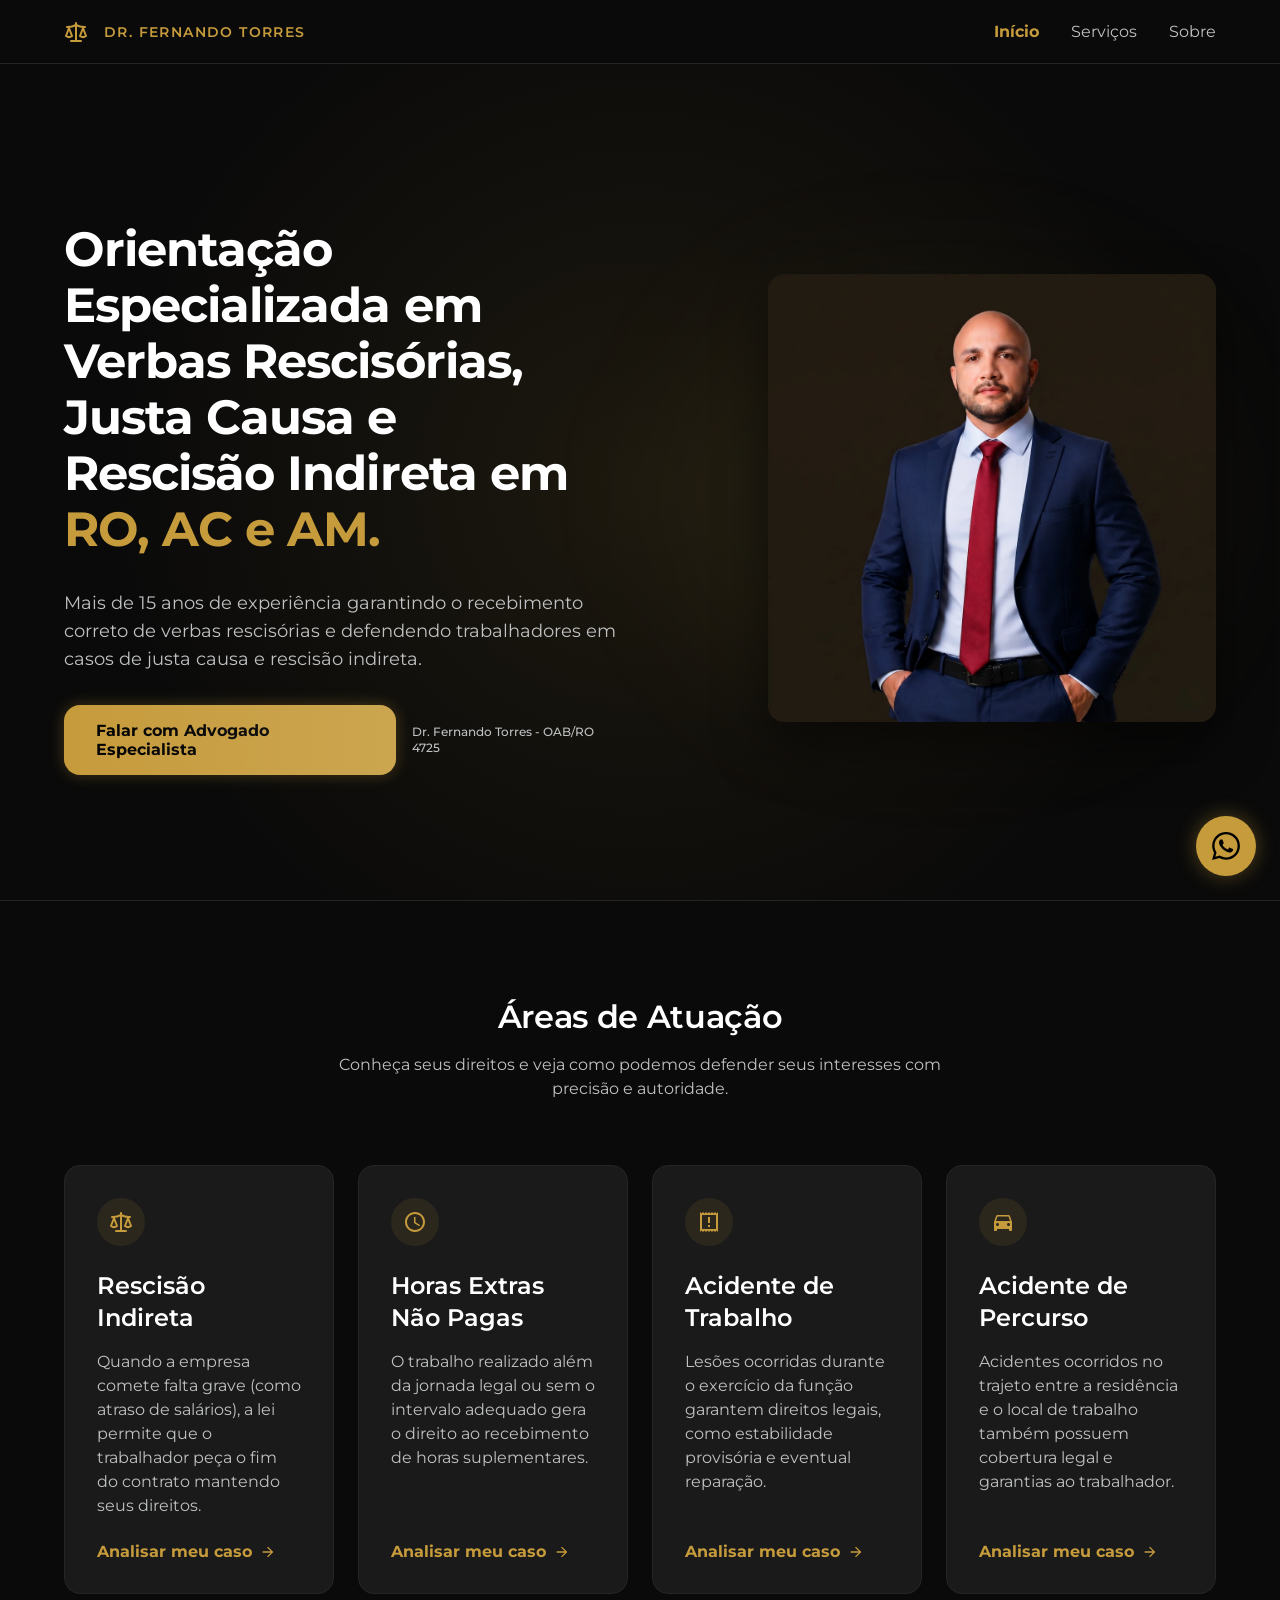
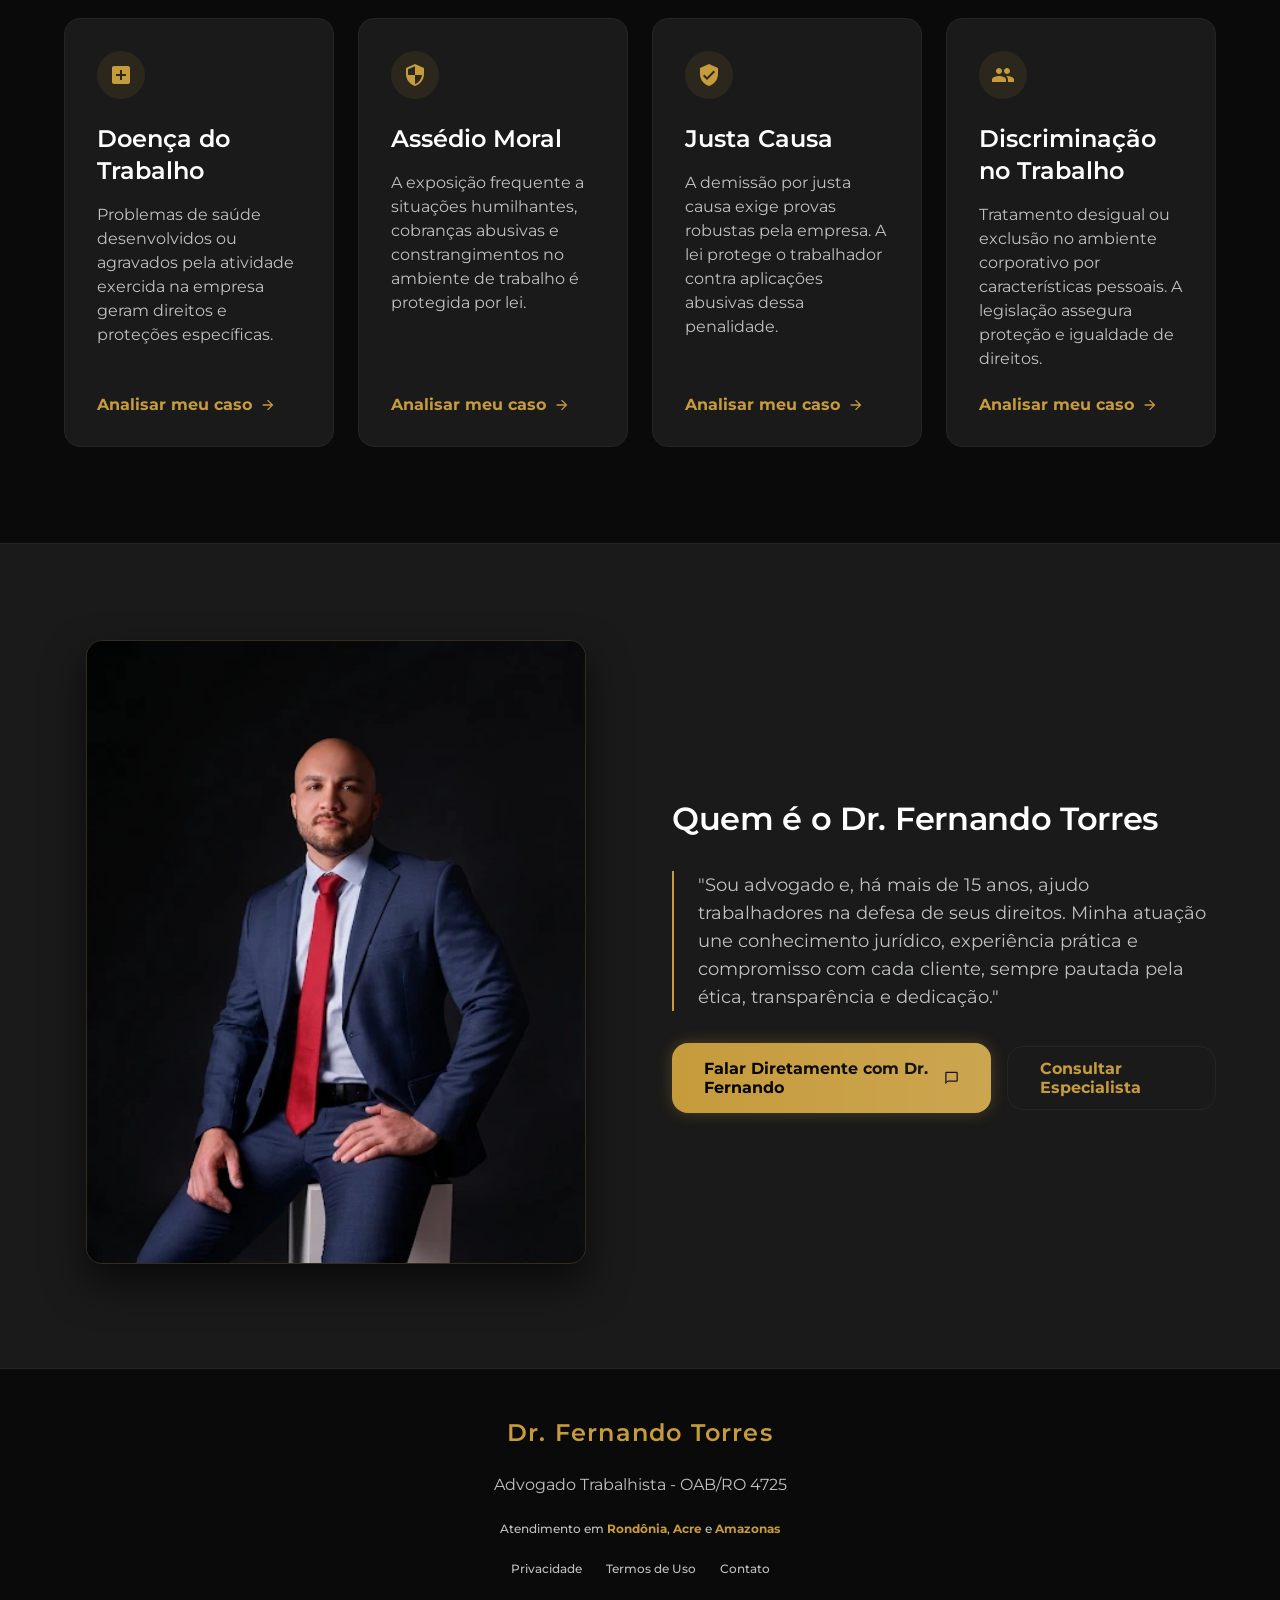
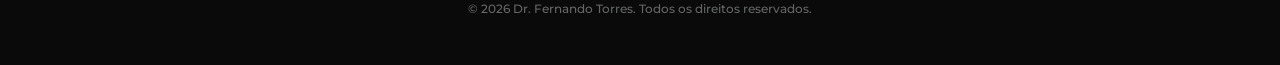
<file: rescisao.html>
<!DOCTYPE html>
<html class="dark" lang="pt-BR">
<head>
<!-- Google tag (gtag.js) -->
<script async src="https://www.googletagmanager.com/gtag/js?id=AW-18231803844"></script>
<script>
  window.dataLayer = window.dataLayer || [];
  function gtag(){dataLayer.push(arguments);}
  gtag('js', new Date());

  gtag('config', 'AW-18231803844');
</script>
<meta charset="utf-8">
<meta name="viewport" content="width=device-width, initial-scale=1.0">
<title>Dr. Fernando Torres - Verbas Rescisórias, Justa Causa e Rescisão Indireta</title>

<meta name="description" content="Orientação especializada em verbas rescisórias, justa causa e rescisão indireta em Rondônia, Acre e Amazonas. Dr. Fernando Torres, advogado trabalhista.">
<meta property="og:type" content="website">
<meta property="og:title" content="Dr. Fernando Torres - Verbas Rescisórias, Justa Causa e Rescisão Indireta">
<meta property="og:description" content="Orientação especializada em verbas rescisórias, justa causa e rescisão indireta em Rondônia, Acre e Amazonas. Dr. Fernando Torres, advogado trabalhista.">
<meta property="og:image" content="https://www.lp.fernandotorresadv.com/img/hero.webp">
<meta property="og:image:width" content="1200">
<meta property="og:image:height" content="630">
<meta property="og:url" content="https://www.lp.fernandotorresadv.com/rescisao">
<meta property="og:locale" content="pt_BR">
<meta name="twitter:card" content="summary_large_image">
<meta name="twitter:title" content="Dr. Fernando Torres - Verbas Rescisórias, Justa Causa e Rescisão Indireta">
<meta name="twitter:description" content="Orientação especializada em verbas rescisórias, justa causa e rescisão indireta em Rondônia, Acre e Amazonas. Dr. Fernando Torres, advogado trabalhista.">
<meta name="twitter:image" content="https://www.lp.fernandotorresadv.com/img/hero.webp">

<link rel="preconnect" href="https://wa.me">

<!-- Structured Data: LegalService + Attorney -->
<script type="application/ld+json">
{
  "@context": "https://schema.org",
  "@type": ["LegalService", "Attorney"],
  "name": "Dr. Fernando Torres - Verbas Rescisórias, Justa Causa e Rescisão Indireta",
  "description": "Orientação especializada em verbas rescisórias, justa causa e rescisão indireta em Rondônia, Acre e Amazonas. Dr. Fernando Torres, advogado trabalhista.",
  "url": "https://www.lp.fernandotorresadv.com",
  "image": "https://www.lp.fernandotorresadv.com/img/hero.webp",
  "telephone": "+556992320246",
  "contactPoint": {
    "@type": "ContactPoint",
    "telephone": "+556992320246",
    "contactType": "customer service",
    "availableLanguage": ["Portuguese"]
  },
  "areaServed": [
    { "@type": "State", "name": "Rondônia" },
    { "@type": "State", "name": "Acre" },
    { "@type": "State", "name": "Amazonas" }
  ],
  "hasCredential": {
    "@type": "EducationalOccupationalCredential",
    "credentialCategory": "OAB",
    "name": "OAB/RO 4725"
  },
  "priceRange": "$$",
  "openingHoursSpecification": {
    "@type": "OpeningHoursSpecification",
    "dayOfWeek": ["Monday", "Tuesday", "Wednesday", "Thursday", "Friday"],
    "opens": "08:00",
    "closes": "18:00"
  },
  "sameAs": [
    "https://wa.me/556992320246"
  ]
}
</script>

<!-- Favicon inline SVG - zero requisições -->
<link rel="icon" href="data:image/svg+xml,%3Csvg xmlns='http://www.w3.org/2000/svg' viewBox='0 0 24 24' fill='none' stroke='%23C69B3C' stroke-width='2' stroke-linecap='round' stroke-linejoin='round'%3E%3Cpath d='M12 3v18'/%3E%3Cpath d='m19 8 3 8a5 5 0 0 1-6 0zV7'/%3E%3Cpath d='M3 7h1a17 17 0 0 0 8-2 17 17 0 0 0 8 2h1'/%3E%3Cpath d='m5 8 3 8a5 5 0 0 1-6 0zV7'/%3E%3Cpath d='M7 21h10'/%3E%3C/svg%3E">

<!-- CSS Crítico Inline (header + hero) -->
<style>
:root{--primary:#C69B3C;--on-primary:#000000;--background:#0A0A0A;--surface-container:#1A1A1A;--surface-container-lowest:#0A0A0A;--surface-variant:#252525;--on-background:#FFFFFF;--on-surface-variant:#BFC1C2;--border-color:#252525;--radius:1rem;--radius-full:9999px;--container-max:1280px;--margin-mobile:20px;--margin-desktop:64px}
*,*::before,*::after{box-sizing:border-box;margin:0;padding:0}
html{scroll-behavior:smooth;color-scheme:dark}
body{font-family:'Montserrat',sans-serif;background:var(--background);color:var(--on-background);min-height:100vh;display:flex;flex-direction:column;-webkit-font-smoothing:antialiased;-moz-osx-font-smoothing:grayscale}
a{color:inherit;text-decoration:none}
img{display:block;max-width:100%}
@font-face{font-family:'Montserrat';font-style:normal;font-weight:100 900;font-display:optional;src:url('fonts/Montserrat.woff2') format('woff2-variations')}
.flex{display:flex}
.flex-col{flex-direction:column}
.flex-grow{flex-grow:1}
.grid{display:grid}
.grid-cols-1{grid-template-columns:repeat(1,minmax(0,1fr))}
.hidden{display:none}
.w-full{width:100%}
.w-fit{width:fit-content}
.min-h-screen{min-height:100vh}
.object-contain{object-fit:contain}
.object-cover{object-fit:cover}
.relative{position:relative}
.absolute{position:absolute}
.fixed{position:fixed}
.inset-0{inset:0}
.top-0{top:0}
.z-0{z-index:0}
.z-10{z-index:10}
.z-50{z-index:50}
.overflow-hidden{overflow:hidden}
.items-center{align-items:center}
.items-start{align-items:flex-start}
.justify-center{justify-content:center}
.justify-between{justify-content:space-between}
.text-center{text-align:center}
.text-primary{color:var(--primary)}
.text-on-surface-variant{color:var(--on-surface-variant)}
.text-black{color:var(--on-primary)}
.bg-primary{background-color:var(--primary)}
.bg-surface-container-lowest{background-color:var(--surface-container-lowest)}
.bg-primary\/5{background-color:rgba(198,155,60,0.05)}
.border-surface-variant{border-color:var(--border-color)}
.border-b{border-bottom:1px solid var(--border-color)}
.rounded-full{border-radius:var(--radius-full)}
.blur-3xl{filter:blur(64px)}
.opacity-10{opacity:0.1}
.drop-shadow-2xl{filter:drop-shadow(0 25px 25px rgba(0,0,0,0.5))}
.mx-auto{margin-left:auto;margin-right:auto}
.gap-12{gap:3rem}
.gap-4{gap:1rem}
.gap-8{gap:2rem}
.space-y-8>*+*{margin-top:2rem}
.space-y-6>*+*{margin-top:1.5rem}
.pt-16{padding-top:4rem}
.pt-8{padding-top:2rem}
.pt-24{padding-top:6rem}
.pb-24{padding-bottom:6rem}
.px-margin-mobile{padding-left:20px;padding-right:20px}
.px-8{padding-left:2rem;padding-right:2rem}
.py-4{padding-top:1rem;padding-bottom:1rem}
.py-3{padding-top:.75rem;padding-bottom:.75rem}
.w-12{width:3rem}
.h-12{height:3rem}
.h-16{height:4rem}
.h-full{height:100%}
.max-w-container-max{max-width:var(--container-max)}
.max-w-5xl{max-width:64rem}
.max-w-3xl{max-width:48rem}
.max-w-md{max-width:28rem}
.font-bold{font-weight:700}
.uppercase{text-transform:uppercase}
.tracking-widest{letter-spacing:.1em}
.text-display-lg-mobile{font-size:32px;line-height:40px;letter-spacing:-.01em;font-weight:700}
.text-body-lg{font-size:18px;line-height:28px;font-weight:400}
.text-label-lg{font-size:14px;line-height:20px;letter-spacing:.1em;font-weight:600}
.text-label-md{font-size:12px;line-height:16px;font-weight:500}
.transition-all{transition:all .2s ease}
.transition-colors{transition:color .2s ease,background-color .2s ease,border-color .2s ease}
.rounded{border-radius:var(--radius)}
.border{border:1px solid var(--border-color)}
.mb-4{margin-bottom:1rem}
.mb-6{margin-bottom:1.5rem}
.mt-auto{margin-top:auto}
.gap-2{gap:.5rem}
.gap-6{gap:1.5rem}
.p-8{padding:2rem}
.p-4{padding:1rem}
header.fixed{position:fixed;top:0;left:0;right:0;z-index:50;height:4rem;display:flex;align-items:center;justify-content:space-between;padding-left:20px;padding-right:20px;background:var(--surface-container-lowest);border-bottom:1px solid var(--border-color)}
.shadow-\[0_0_15px_rgba\(198\2c 155\2c 60\2c 0\.3\)\]{box-shadow:0 0 15px rgba(198,155,60,.3)}
.shadow-\[0_0_20px_rgba\(198\2c 155\2c 60\2c 0\.4\)\]{box-shadow:0 0 20px rgba(198,155,60,.4)}
@media(min-width:640px){.sm\:flex-row{flex-direction:row}.sm\:items-center{align-items:center}}
@media(min-width:768px){
  .md\:flex{display:flex}
  .md\:hidden{display:none}
  .md\:px-margin-desktop{padding-left:64px;padding-right:64px}
  .md\:text-display-lg{font-size:48px;line-height:56px;letter-spacing:-.02em;font-weight:700}
  .md\:font-display-lg{font-family:'Montserrat',sans-serif}
  header.fixed{padding-left:64px;padding-right:64px}
  .md\:pb-8{padding-bottom:2rem}
  .md\:pb-16{padding-bottom:4rem}
  .md\:space-y-8>*+*{margin-top:2rem}
  .lg\:grid-cols-2{grid-template-columns:repeat(2,minmax(0,1fr))}
  .hero-section{min-height:calc(100vh - 4rem);display:flex;align-items:center}
  .hero-inner{width:100%}
}
@media(min-width:1024px){
  .lg\:grid-cols-2{grid-template-columns:repeat(2,minmax(0,1fr))}
  .lg\:justify-end{justify-content:flex-end}
  .lg\:space-y-12>*+*{margin-top:3rem}
  .sobre-grid{display:grid;grid-template-columns:1fr 1fr;gap:4rem;align-items:center}
  .sobre-img{max-width:480px;width:100%;border-radius:1rem;border:1px solid rgba(198,155,60,0.15);box-shadow:0 20px 40px rgba(0,0,0,0.6)}
}
.notification-toast{position:fixed;bottom:1.5rem;right:5.5rem;background:var(--surface-container);border:1px solid var(--surface-variant);border-radius:12px;padding:10px;display:flex;align-items:center;gap:10px;max-width:288px;z-index:49;box-shadow:0 10px 40px rgba(0,0,0,0.5);transform:translateX(calc(100% + 3rem));opacity:0;transition:transform .9s cubic-bezier(.25,.46,.45,.94),opacity .9s cubic-bezier(.25,.46,.45,.94)}
.notification-toast.show{transform:translateX(0);opacity:1}
.notification-close{position:absolute;top:-8px;right:-8px;width:24px;height:24px;border-radius:50%;background:var(--surface-variant);border:1px solid #333;color:var(--on-surface-variant);display:flex;align-items:center;justify-content:center;cursor:pointer;font-size:14px;line-height:1;z-index:1}
.notification-avatar{width:44px;height:44px;border-radius:50%;object-fit:cover;border:2px solid var(--primary);flex-shrink:0}
.notification-content{display:flex;flex-direction:column;gap:6px}
.notification-text{font-size:12px;line-height:1.4;color:var(--on-background)}
.notification-cta{background:var(--primary);color:var(--on-primary);padding:6px 12px;border-radius:8px;font-size:11px;font-weight:700;text-align:center;text-decoration:none;transition:opacity .2s}
.notification-cta:hover{opacity:.9}
@keyframes shine{0%{background-position:-200% center}100%{background-position:200% center}}
.btn-shine{position:relative;overflow:hidden}
.btn-shine::after{content:'';position:absolute;top:0;left:0;right:0;bottom:0;background:linear-gradient(90deg,transparent 0%,rgba(255,255,255,0.1) 50%,transparent 100%);background-size:200% 100%;animation:shine 3s ease-in-out infinite;pointer-events:none;border-radius:inherit}
@keyframes pulse-subtle{0%,100%{transform:scale(1)}50%{transform:scale(1.02)}}
.btn-pulse{animation:pulse-subtle 2s ease-in-out infinite}
.whatsapp-btn.btn-pulse{animation:pulse-subtle 2s ease-in-out infinite;transform-origin:center}
.mobile-menu{position:fixed;top:4.5rem;right:1rem;min-width:200px;background:var(--surface-container-lowest);border:1px solid var(--outline-variant);border-radius:12px;padding:0.75rem;display:flex;flex-direction:column;gap:0.25rem;z-index:40;box-shadow:0 8px 24px rgba(0,0,0,0.3);transform:translateX(120%);opacity:0;transition:transform .35s cubic-bezier(.16,1,.3,1),opacity .35s ease}.mobile-menu.open{transform:translateX(0);opacity:1}
.mobile-menu a{font-size:1rem;font-weight:500;color:var(--on-background);text-decoration:none;padding:0.5rem 0.75rem;border-radius:8px;transition:background .2s;display:block}.mobile-menu a:hover{background:var(--surface-container-high)}.menu-backdrop{position:fixed;inset:0;background:rgba(0,0,0,0.25);z-index:39;opacity:0;pointer-events:none;transition:opacity .35s ease}.menu-backdrop.show{opacity:1;pointer-events:auto}</style>

<!-- Preload CSS completo (não bloqueante) -->
<link rel="preload" href="style.css" as="style" onload="this.onload=null;this.rel='stylesheet'">
<noscript><link rel="stylesheet" href="style.css"></noscript>

<!-- Preload fontes -->
<link rel="preload" href="fonts/Montserrat.woff2" as="font" type="font/woff2" crossorigin>

<!-- Preload hero image LCP -->
<link rel="preload" href="img/hero.webp" as="image" imagesrcset="img/hero-280.webp 280w, img/hero.webp 1080w" imagesizes="(max-width: 640px) 280px, 420px" fetchpriority="high">
</head>
<body>
<!-- Header -->
<header class="fixed">
  <div class="flex items-center gap-4">
    <svg class="text-primary" width="24" height="24" viewBox="0 0 24 24" fill="none" stroke="currentColor" stroke-width="2" stroke-linecap="round" stroke-linejoin="round"><path d="M12 3v18"/><path d="m19 8 3 8a5 5 0 0 1-6 0zV7"/><path d="M3 7h1a17 17 0 0 0 8-2 17 17 0 0 0 8 2h1"/><path d="m5 8 3 8a5 5 0 0 1-6 0zV7"/><path d="M7 21h10"/></svg>
    <span class="text-label-lg uppercase tracking-widest text-primary">Dr. Fernando Torres</span>
  </div>
  <button class="md:hidden text-primary" aria-label="Menu" onclick="toggleMenu()">
    <svg width="24" height="24" viewBox="0 0 24 24" fill="currentColor"><path d="M3 6h18v2H3V6zm0 5h18v2H3v-2zm0 5h18v2H3v-2z"/></svg>
  </button>
  <nav class="hidden md:flex gap-8" aria-label="Navegação principal">
    <a class="text-primary font-bold transition-colors" href="#inicio">Início</a>
    <a class="text-on-surface-variant transition-colors" href="#servicos">Serviços</a>
    <a class="text-on-surface-variant transition-colors" href="#sobre">Sobre</a>
  </nav>
  <nav class="mobile-menu md:hidden" id="mobileMenu" aria-label="Navegação mobile">
    <a href="#inicio" onclick="toggleMenu()">Início</a>
    <a href="#servicos" onclick="toggleMenu()">Serviços</a>
    <a href="#sobre" onclick="toggleMenu()">Sobre</a>
  </nav>
  <div class="menu-backdrop md:hidden" id="menuBackdrop" onclick="toggleMenu()"></div>
</header>

<!-- Main -->
<main class="flex-grow pt-16" role="main">
  <!-- Hero Section -->
  <section class="hero-section relative pt-8 lg:pt-24 px-margin-mobile md:px-margin-desktop overflow-hidden" id="inicio">
    <div class="absolute inset-0 z-0 opacity-10" style="background-image:radial-gradient(circle at center,#c69b3c 0%,transparent 70%)"></div>
    <div class="hero-inner max-w-container-max mx-auto grid grid-cols-1 lg:grid-cols-2 gap-8 md:gap-12 items-center relative z-10 py-4 md:py-0">
      <div class="space-y-6 md:space-y-8">
        <h1 class="text-display-lg-mobile md:text-display-lg md:font-display-lg">
          Orientação Especializada em Verbas Rescisórias, Justa Causa e Rescisão Indireta em <span class="text-primary">RO, AC e AM.</span>
        </h1>
        <p class="text-body-lg text-on-surface-variant">
          Mais de 15 anos de experiência garantindo o recebimento correto de verbas rescisórias e defendendo trabalhadores em casos de justa causa e rescisão indireta.
        </p>
        <div class="flex flex-col sm:flex-row gap-4 items-start sm:items-center">
          <a class="bg-primary text-black px-8 py-4 rounded font-bold transition-all shadow-[0_0_15px_rgba(198,155,60,0.3)] btn-shine btn-pulse" href="https://wa.me/556992320246?text=Ol%C3%A1%2C%20vi%20o%20an%C3%BAncio%20no%20Google%20e%20preciso%20de%20orienta%C3%A7%C3%A3o%20trabalhista." target="_blank" rel="noopener">
            Falar com Advogado Especialista
          </a>
          <span class="text-label-md text-on-surface-variant">Dr. Fernando Torres - OAB/RO 4725</span>
        </div>
      </div>
      <div class="relative flex justify-center lg:justify-end">
        <div class="absolute inset-0 bg-primary/5 rounded-full blur-3xl"></div>
        <img alt="Dr. Fernando Torres" class="relative z-10 w-full max-w-md object-cover drop-shadow-2xl" src="img/hero.webp" srcset="img/hero-280.webp 280w, img/hero.webp 1080w" sizes="(max-width: 640px) 280px, 420px" width="1080" height="1080" fetchpriority="high" decoding="async" style="height:auto;max-height:520px;border-radius:1rem;aspect-ratio:1">
      </div>
    </div>
  </section>

  <!-- Services Section -->
  <section class="py-16 lg:py-24 px-margin-mobile md:px-margin-desktop bg-surface-container-lowest relative border-t border-surface-variant" id="servicos">
    <div class="max-w-container-max mx-auto space-y-16">
      <div class="text-center space-y-4">
        <h2 class="text-headline-lg">Áreas de Atuação</h2>
        <p class="text-body-md text-on-surface-variant max-w-2xl mx-auto">Conheça seus direitos e veja como podemos defender seus interesses com precisão e autoridade.</p>
      </div>
      <div id="services-grid" class="grid">
        <!-- Card 1 -->
        <div class="card-servico">
          <div class="w-12 h-12 rounded-full bg-primary/10 flex items-center justify-center mb-6">
            <svg width="24" height="24" viewBox="0 0 24 24" fill="none" stroke="currentColor" stroke-width="2" stroke-linecap="round" stroke-linejoin="round" class="text-primary"><path d="M12 3v18"/><path d="m19 8 3 8a5 5 0 0 1-6 0zV7"/><path d="M3 7h1a17 17 0 0 0 8-2 17 17 0 0 0 8 2h1"/><path d="m5 8 3 8a5 5 0 0 1-6 0zV7"/><path d="M7 21h10"/></svg>
          </div>
          <h3 class="text-headline-md mb-4 text-white">Rescisão Indireta</h3>
          <p class="text-body-md text-on-surface-variant flex-grow mb-6">Quando a empresa comete falta grave (como atraso de salários), a lei permite que o trabalhador peça o fim do contrato mantendo seus direitos.</p>
          <a class="text-primary font-bold flex items-center gap-2" href="https://wa.me/556992320246?text=Ol%C3%A1%2C%20vi%20o%20an%C3%BAncio%20no%20Google%20e%20preciso%20de%20orienta%C3%A7%C3%A3o%20trabalhista%20sobre%20rescis%C3%A3o%20indireta." target="_blank" rel="noopener">
            Analisar meu caso <svg width="16" height="16" viewBox="0 0 24 24" fill="currentColor"><path d="M12 4l-1.41 1.41L16.17 11H4v2h12.17l-5.58 5.59L12 20l8-8-8-8z"/></svg>
          </a>
        </div>
        <!-- Card 2 -->
        <div class="card-servico">
          <div class="w-12 h-12 rounded-full bg-primary/10 flex items-center justify-center mb-6">
            <svg width="24" height="24" viewBox="0 0 24 24" fill="currentColor" class="text-primary"><path d="M11.99 2C6.47 2 2 6.48 2 12s4.47 10 9.99 10C17.52 22 22 17.52 22 12S17.52 2 11.99 2zM12 20c-4.42 0-8-3.58-8-8s3.58-8 8-8 8 3.58 8 8-3.58 8-8 8zm.5-13H11v6l5.25 3.15.75-1.23-4.5-2.67z"/></svg>
          </div>
          <h3 class="text-headline-md mb-4 text-white">Horas Extras Não Pagas</h3>
          <p class="text-body-md text-on-surface-variant flex-grow mb-6">O trabalho realizado além da jornada legal ou sem o intervalo adequado gera o direito ao recebimento de horas suplementares.</p>
          <a class="text-primary font-bold flex items-center gap-2" href="https://wa.me/556992320246?text=Ol%C3%A1%2C%20vi%20o%20an%C3%BAncio%20no%20Google%20e%20preciso%20de%20orienta%C3%A7%C3%A3o%20trabalhista%20sobre%20horas%20extras%20n%C3%A3o%20pagas." target="_blank" rel="noopener">
            Analisar meu caso <svg width="16" height="16" viewBox="0 0 24 24" fill="currentColor"><path d="M12 4l-1.41 1.41L16.17 11H4v2h12.17l-5.58 5.59L12 20l8-8-8-8z"/></svg>
          </a>
        </div>
        <!-- Card 3 -->
        <div class="card-servico">
          <div class="w-12 h-12 rounded-full bg-primary/10 flex items-center justify-center mb-6">
            <svg width="24" height="24" viewBox="0 0 24 24" fill="currentColor" class="text-primary"><path d="M19.5 3.5L18 2l-1.5 1.5L15 2l-1.5 1.5L12 2l-1.5 1.5L9 2 7.5 3.5 6 2 4.5 3.5 3 2v20l1.5-1.5L6 22l1.5-1.5L9 22l1.5-1.5L12 22l1.5-1.5L15 22l1.5-1.5L18 22l1.5-1.5L21 22V2l-1.5 1.5zM19 19.09H5V4.91h14v14.18zM11 15h2v2h-2zm0-8h2v6h-2z"/></svg>
          </div>
          <h3 class="text-headline-md mb-4 text-white">Acidente de Trabalho</h3>
          <p class="text-body-md text-on-surface-variant flex-grow mb-6">Lesões ocorridas durante o exercício da função garantem direitos legais, como estabilidade provisória e eventual reparação.</p>
          <a class="text-primary font-bold flex items-center gap-2" href="https://wa.me/556992320246?text=Ol%C3%A1%2C%20vi%20o%20an%C3%BAncio%20no%20Google%20e%20preciso%20de%20orienta%C3%A7%C3%A3o%20trabalhista%20sobre%20acidente%20de%20trabalho." target="_blank" rel="noopener">
            Analisar meu caso <svg width="16" height="16" viewBox="0 0 24 24" fill="currentColor"><path d="M12 4l-1.41 1.41L16.17 11H4v2h12.17l-5.58 5.59L12 20l8-8-8-8z"/></svg>
          </a>
        </div>
        <!-- Card 4 -->
        <div class="card-servico">
          <div class="w-12 h-12 rounded-full bg-primary/10 flex items-center justify-center mb-6">
            <svg width="24" height="24" viewBox="0 0 24 24" fill="currentColor" class="text-primary"><path d="M18.92 6.01C18.72 5.42 18.16 5 17.5 5h-11c-.66 0-1.21.42-1.42 1.01L3 12v8c0 .55.45 1 1 1h1c.55 0 1-.45 1-1v-1h12v1c0 .55.45 1 1 1h1c.55 0 1-.45 1-1v-8l-2.08-5.99zM6.5 16c-.83 0-1.5-.67-1.5-1.5S5.67 13 6.5 13s1.5.67 1.5 1.5S7.33 16 6.5 16zm11 0c-.83 0-1.5-.67-1.5-1.5s.67-1.5 1.5-1.5 1.5.67 1.5 1.5-.67 1.5-1.5 1.5zM5 11l1.5-4.5h11L19 11H5z"/></svg>
          </div>
          <h3 class="text-headline-md mb-4 text-white">Acidente de Percurso</h3>
          <p class="text-body-md text-on-surface-variant flex-grow mb-6">Acidentes ocorridos no trajeto entre a residência e o local de trabalho também possuem cobertura legal e garantias ao trabalhador.</p>
          <a class="text-primary font-bold flex items-center gap-2" href="https://wa.me/556992320246?text=Ol%C3%A1%2C%20vi%20o%20an%C3%BAncio%20no%20Google%20e%20preciso%20de%20orienta%C3%A7%C3%A3o%20trabalhista%20sobre%20acidente%20de%20percurso." target="_blank" rel="noopener">
            Analisar meu caso <svg width="16" height="16" viewBox="0 0 24 24" fill="currentColor"><path d="M12 4l-1.41 1.41L16.17 11H4v2h12.17l-5.58 5.59L12 20l8-8-8-8z"/></svg>
          </a>
        </div>
        <!-- Card 5 -->
        <div class="card-servico">
          <div class="w-12 h-12 rounded-full bg-primary/10 flex items-center justify-center mb-6">
            <svg width="24" height="24" viewBox="0 0 24 24" fill="currentColor" class="text-primary"><path d="M19 3H5c-1.1 0-2 .9-2 2v14c0 1.1.9 2 2 2h14c1.1 0 2-.9 2-2V5c0-1.1-.9-2-2-2zm-2 10h-4v4h-2v-4H7v-2h4V7h2v4h4v2z"/></svg>
          </div>
          <h3 class="text-headline-md mb-4 text-white">Doença do Trabalho</h3>
          <p class="text-body-md text-on-surface-variant flex-grow mb-6">Problemas de saúde desenvolvidos ou agravados pela atividade exercida na empresa geram direitos e proteções específicas.</p>
          <a class="text-primary font-bold flex items-center gap-2" href="https://wa.me/556992320246?text=Ol%C3%A1%2C%20vi%20o%20an%C3%BAncio%20no%20Google%20e%20preciso%20de%20orienta%C3%A7%C3%A3o%20trabalhista%20sobre%20doen%C3%A7a%20do%20trabalho." target="_blank" rel="noopener">
            Analisar meu caso <svg width="16" height="16" viewBox="0 0 24 24" fill="currentColor"><path d="M12 4l-1.41 1.41L16.17 11H4v2h12.17l-5.58 5.59L12 20l8-8-8-8z"/></svg>
          </a>
        </div>
        <!-- Card 6 -->
        <div class="card-servico">
          <div class="w-12 h-12 rounded-full bg-primary/10 flex items-center justify-center mb-6">
            <svg width="24" height="24" viewBox="0 0 24 24" fill="currentColor" class="text-primary"><path d="M12 1L3 5v6c0 5.55 3.84 10.74 9 12 5.16-1.26 9-6.45 9-12V5l-9-4zm0 10.99h7c-.53 4.12-3.28 7.79-7 8.94V12H5V6.3l7-3.11v8.8z"/></svg>
          </div>
          <h3 class="text-headline-md mb-4 text-white">Assédio Moral</h3>
          <p class="text-body-md text-on-surface-variant flex-grow mb-6">A exposição frequente a situações humilhantes, cobranças abusivas e constrangimentos no ambiente de trabalho é protegida por lei.</p>
          <a class="text-primary font-bold flex items-center gap-2" href="https://wa.me/556992320246?text=Ol%C3%A1%2C%20vi%20o%20an%C3%BAncio%20no%20Google%20e%20preciso%20de%20orienta%C3%A7%C3%A3o%20trabalhista%20sobre%20ass%C3%A9dio%20moral." target="_blank" rel="noopener">
            Analisar meu caso <svg width="16" height="16" viewBox="0 0 24 24" fill="currentColor"><path d="M12 4l-1.41 1.41L16.17 11H4v2h12.17l-5.58 5.59L12 20l8-8-8-8z"/></svg>
          </a>
        </div>
        <!-- Card 7 -->
        <div class="card-servico">
          <div class="w-12 h-12 rounded-full bg-primary/10 flex items-center justify-center mb-6">
            <svg width="24" height="24" viewBox="0 0 24 24" fill="currentColor" class="text-primary"><path d="M12 1L3 5v6c0 5.55 3.84 10.74 9 12 5.16-1.26 9-6.45 9-12V5l-9-4zm-2 16l-4-4 1.41-1.41L10 14.17l6.59-6.59L18 9l-8 8z"/></svg>
          </div>
          <h3 class="text-headline-md mb-4 text-white">Justa Causa</h3>
          <p class="text-body-md text-on-surface-variant flex-grow mb-6">A demissão por justa causa exige provas robustas pela empresa. A lei protege o trabalhador contra aplicações abusivas dessa penalidade.</p>
          <a class="text-primary font-bold flex items-center gap-2" href="https://wa.me/556992320246?text=Ol%C3%A1%2C%20vi%20o%20an%C3%BAncio%20no%20Google%20e%20preciso%20de%20orienta%C3%A7%C3%A3o%20trabalhista%20sobre%20justa%20causa." target="_blank" rel="noopener">
            Analisar meu caso <svg width="16" height="16" viewBox="0 0 24 24" fill="currentColor"><path d="M12 4l-1.41 1.41L16.17 11H4v2h12.17l-5.58 5.59L12 20l8-8-8-8z"/></svg>
          </a>
        </div>
        <!-- Card 8 -->
        <div class="card-servico">
          <div class="w-12 h-12 rounded-full bg-primary/10 flex items-center justify-center mb-6">
            <svg width="24" height="24" viewBox="0 0 24 24" fill="currentColor" class="text-primary"><path d="M16 11c1.66 0 2.99-1.34 2.99-3S17.66 5 16 5c-1.66 0-3 1.34-3 3s1.34 3 3 3zm-8 0c1.66 0 2.99-1.34 2.99-3S9.66 5 8 5C6.34 5 5 6.34 5 8s1.34 3 3 3zm0 2c-2.33 0-7 1.17-7 3.5V19h14v-2.5c0-2.33-4.67-3.5-7-3.5zm8 0c-.29 0-.62.02-.97.05 1.16.84 1.97 1.97 1.97 3.45V19h6v-2.5c0-2.33-4.67-3.5-7-3.5z"/></svg>
          </div>
          <h3 class="text-headline-md mb-4 text-white">Discriminação no Trabalho</h3>
          <p class="text-body-md text-on-surface-variant flex-grow mb-6">Tratamento desigual ou exclusão no ambiente corporativo por características pessoais. A legislação assegura proteção e igualdade de direitos.</p>
          <a class="text-primary font-bold flex items-center gap-2" href="https://wa.me/556992320246?text=Ol%C3%A1%2C%20vi%20o%20an%C3%BAncio%20no%20Google%20e%20preciso%20de%20orienta%C3%A7%C3%A3o%20trabalhista%20sobre%20discrimina%C3%A7%C3%A3o%20no%20trabalho." target="_blank" rel="noopener">
            Analisar meu caso <svg width="16" height="16" viewBox="0 0 24 24" fill="currentColor"><path d="M12 4l-1.41 1.41L16.17 11H4v2h12.17l-5.58 5.59L12 20l8-8-8-8z"/></svg>
          </a>
        </div>
      </div>
    </div>
  </section>

  <!-- Sobre Section -->
  <section class="py-16 lg:py-24 px-margin-mobile md:px-margin-desktop bg-surface-container border-t border-surface-variant relative overflow-hidden" id="sobre">
    <div class="max-w-container-max mx-auto sobre-grid">
      <!-- Imagem Bio -->
      <div class="flex justify-center lg:justify-start" style="margin-bottom:0.5rem">
        <img alt="Dr. Fernando Torres - Advocacia Trabalhista" class="sobre-img w-full" src="img/Quem%20%C3%A9%20o%20Dr.%20Fernando%20Torres.webp" width="410" height="512" decoding="async" loading="lazy" style="height:auto;width:100%;max-width:500px">
      </div>
      <!-- Texto -->
      <div class="space-y-8" style="display:flex;flex-direction:column;justify-content:center">
        <h2 class="text-headline-lg">Quem é o Dr. Fernando Torres</h2>
        <p class="text-body-lg text-on-surface-variant leading-relaxed border-l-2 border-primary pl-6">
          "Sou advogado e, há mais de 15 anos, ajudo trabalhadores na defesa de seus direitos. Minha atuação une conhecimento jurídico, experiência prática e compromisso com cada cliente, sempre pautada pela ética, transparência e dedicação."
        </p>
        <div class="flex flex-col sm:flex-row gap-4 items-start sm:items-center">
          <a class="bg-primary text-black px-8 py-4 rounded font-bold transition-all shadow-[0_0_15px_rgba(198,155,60,0.3)] w-fit flex items-center gap-2 btn-shine btn-pulse" href="https://wa.me/556992320246?text=Ol%C3%A1%2C%20vi%20o%20an%C3%BAncio%20no%20Google%20e%20preciso%20de%20orienta%C3%A7%C3%A3o%20trabalhista." target="_blank" rel="noopener">
            Falar Diretamente com Dr. Fernando
            <svg width="20" height="20" viewBox="0 0 24 24" fill="currentColor"><path d="M20 2H4c-1.1 0-2 .9-2 2v18l4-4h14c1.1 0 2-.9 2-2V4c0-1.1-.9-2-2-2zm0 14H6l-2 2V4h16v12z"/></svg>
          </a>
          <a class="bg-transparent border border-primary text-primary px-8 py-3 rounded font-bold transition-colors w-fit btn-pulse" href="https://wa.me/556992320246?text=Ol%C3%A1%2C%20vi%20o%20an%C3%BAncio%20no%20Google%20e%20preciso%20de%20orienta%C3%A7%C3%A3o%20trabalhista." target="_blank" rel="noopener">Consultar Especialista</a>
        </div>
      </div>
    </div>
  </section>
</main>

<!-- Footer -->
<footer role="contentinfo">
  <div class="text-primary font-bold text-headline-md tracking-wider">Dr. Fernando Torres</div>
  <p class="text-body-md text-on-surface-variant">Advogado Trabalhista - OAB/RO 4725</p>
  <p class="text-label-md text-on-surface-variant">Atendimento em <strong class="text-primary">Rondônia</strong>, <strong class="text-primary">Acre</strong> e <strong class="text-primary">Amazonas</strong></p>
  <div class="flex gap-6 text-label-md">
    <a class="text-on-surface-variant transition-colors" href="#">Privacidade</a>
    <a class="text-on-surface-variant transition-colors" href="#">Termos de Uso</a>
    <a class="text-on-surface-variant transition-colors" href="#">Contato</a>
  </div>
  <p class="text-label-md" style="color:rgba(191,193,194,0.5)">&copy; 2026 Dr. Fernando Torres. Todos os direitos reservados.</p>
</footer>

<!-- Floating Notification Toast -->
<div id="notification-toast" class="notification-toast">
  <button class="notification-close" onclick="this.parentElement.classList.remove('show')" aria-label="Fechar">×</button>
  <img src="img/hero.webp" alt="Dr. Fernando Torres" class="notification-avatar" width="44" height="44" loading="lazy">
  <div class="notification-content">
    <p class="notification-text">Fale diretamente com o Dr. Fernando Torres no WhatsApp</p>
    <a href="https://wa.me/556992320246?text=Ol%C3%A1%2C%20vi%20o%20an%C3%BAncio%20no%20Google%20e%20preciso%20de%20orienta%C3%A7%C3%A3o%20trabalhista." target="_blank" rel="noopener" class="notification-cta">Falar Agora</a>
  </div>
</div>

<!-- WhatsApp Sticky Button -->
<a class="whatsapp-btn btn-pulse" href="https://wa.me/556992320246?text=Ol%C3%A1%2C%20vi%20o%20an%C3%BAncio%20no%20Google%20e%20preciso%20de%20orienta%C3%A7%C3%A3o%20trabalhista." target="_blank" rel="noopener" aria-label="Falar com Dr. Fernando Torres no WhatsApp">
  <svg fill="currentColor" height="28" width="28" viewBox="0 0 24 24" xmlns="http://www.w3.org/2000/svg">
    <path d="M.057 24l1.687-6.163c-1.041-1.804-1.588-3.849-1.587-5.946.003-6.556 5.338-11.891 11.893-11.891 3.181.001 6.167 1.24 8.413 3.488 2.245 2.248 3.481 5.236 3.48 8.414-.003 6.557-5.338 11.892-11.893 11.892-1.99-.001-3.951-.5-5.688-1.448l-6.305 1.654zm6.597-3.807c1.676.995 3.276 1.591 5.392 1.592 5.448 0 9.886-4.434 9.889-9.885.002-5.462-4.415-9.89-9.881-9.892-5.452 0-9.887 4.434-9.889 9.884-.001 2.225.651 3.891 1.746 5.634l-.999 3.648 3.742-.981zm11.387-5.464c-.074-.124-.272-.198-.57-.347-.297-.149-1.758-.868-2.031-.967-.272-.099-.47-.149-.669.149-.198.297-.768.967-.941 1.165-.173.198-.347.223-.644.074-.297-.149-1.255-.462-2.39-1.475-.88-.788-1.48-1.761-1.653-2.059-.173-.297-.018-.458.13-.606.134-.133.297-.347.446-.521.151-.172.2-.296.3-.495.099-.198.05-.372-.025-.521-.075-.148-.669-1.611-.916-2.206-.242-.579-.487-.501-.669-.51l-.57-.01c-.198 0-.52.074-.792.347-.272.297-1.04 1.016-1.04 2.479 0 1.462 1.065 2.876 1.213 3.074.149.198 2.095 3.2 5.076 4.487.709.306 1.263.489 1.694.626.712.226 1.36.194 1.872.118.571-.085 1.758-.719 2.006-1.413.248-.695.248-1.29.173-1.414z"></path>
  </svg>
</a>

<script>
setTimeout(function(){var n=document.getElementById('notification-toast');n&&n.classList.add('show')},5000)
function toggleMenu(){document.getElementById('mobileMenu').classList.toggle('open');document.getElementById('menuBackdrop').classList.toggle('show')}
</script>
</body>
</html>
</file>
<file: style.css>
/* ============================================================
   Dr. Fernando Torres - Advogado Trabalhista
   Full Stylesheet (carregado via preload não-bloqueante)
   ============================================================ */

/* ---- Color Variables ---- */
:root {
  --primary: #C69B3C;
  --primary-hover: #d4a83f;
  --primary-glow: rgba(198, 155, 60, 0.3);
  --primary-glow-heavy: rgba(198, 155, 60, 0.4);
  --on-primary: #000000;
  --background: #0A0A0A;
  --surface-container: #1A1A1A;
  --surface-container-lowest: #0A0A0A;
  --surface-variant: #252525;
  --on-background: #FFFFFF;
  --on-surface-variant: #BFC1C2;
  --border-color: #252525;
  --radius: 1rem;
  --radius-full: 9999px;
  --container-max: 1280px;
  --margin-mobile: 20px;
  --margin-desktop: 64px;
}

/* ---- Reset & Base ---- */
*, *::before, *::after { box-sizing: border-box; margin: 0; padding: 0; }
html { scroll-behavior: smooth; }
body { font-family: 'Montserrat', sans-serif; background: var(--background); color: var(--on-background); min-height: 100vh; display: flex; flex-direction: column; -webkit-font-smoothing: antialiased; -moz-osx-font-smoothing: grayscale; }
a { color: inherit; text-decoration: none; }
img { display: block; max-width: 100%; }

/* ---- Layout ---- */
.flex { display: flex; }
.flex-col { flex-direction: column; }
.flex-grow { flex-grow: 1; }
.grid { display: grid; }
.grid-cols-1 { grid-template-columns: repeat(1, minmax(0, 1fr)); }
.hidden { display: none; }
.w-full { width: 100%; }
.w-fit { width: fit-content; }
.w-12 { width: 3rem; }
.h-12 { height: 3rem; }
.h-16 { height: 4rem; }
.h-full { height: 100%; }
.min-h-screen { min-height: 100vh; }
.object-contain { object-fit: contain; }
.object-cover { object-fit: cover; }
.relative { position: relative; }
.absolute { position: absolute; }
.fixed { position: fixed; }
.top-0 { top: 0; left: 0; right: 0; }
.bottom-6 { bottom: 1.5rem; }
.right-6 { right: 1.5rem; }
.inset-0 { inset: 0; }
.-inset-4 { top: -1rem; right: -1rem; bottom: -1rem; left: -1rem; }
.z-0 { z-index: 0; }
.z-10 { z-index: 10; }
.z-50 { z-index: 50; }
.overflow-hidden { overflow: hidden; }

/* ---- Spacing ---- */
.p-4 { padding: 1rem; }
.p-8 { padding: 2rem; }
.px-8 { padding-left: 2rem; padding-right: 2rem; }
.px-margin-mobile { padding-left: 20px; padding-right: 20px; }
.py-12 { padding-top: 3rem; padding-bottom: 3rem; }
.py-16 { padding-top: 4rem; padding-bottom: 4rem; }
.py-24 { padding-top: 6rem; padding-bottom: 6rem; }
.py-3 { padding-top: 0.75rem; padding-bottom: 0.75rem; }
.py-4 { padding-top: 1rem; padding-bottom: 1rem; }
.pt-0 { padding-top: 0; }
.pt-8 { padding-top: 2rem; }
.pt-16 { padding-top: 4rem; }
.pt-24 { padding-top: 6rem; }
.pb-0 { padding-bottom: 0; }
.pb-12 { padding-bottom: 3rem; }
.pb-24 { padding-bottom: 6rem; }
.pl-6 { padding-left: 1.5rem; }
.mx-auto { margin-left: auto; margin-right: auto; }
.mt-8 { margin-top: 2rem; }
.mt-auto { margin-top: auto; }
.mb-4 { margin-bottom: 1rem; }
.mb-6 { margin-bottom: 1.5rem; }

/* ---- Gap ---- */
.gap-2 { gap: 0.5rem; }
.gap-4 { gap: 1rem; }
.gap-6 { gap: 1.5rem; }
.gap-8 { gap: 2rem; }
.gap-12 { gap: 3rem; }
.gap-16 { gap: 4rem; }

/* ---- Space-y ---- */
.space-y-4 > * + * { margin-top: 1rem; }
.space-y-6 > * + * { margin-top: 1.5rem; }
.space-y-8 > * + * { margin-top: 2rem; }
.space-y-16 > * + * { margin-top: 4rem; }

/* ---- Alignment ---- */
.items-center { align-items: center; }
.items-start { align-items: flex-start; }
.justify-center { justify-content: center; }
.justify-between { justify-content: space-between; }
.text-center { text-align: center; }

/* ---- Colors ---- */
.bg-background { background-color: var(--background); }
.bg-primary { background-color: var(--primary); }
.bg-primary\/10 { background-color: rgba(198, 155, 60, 0.1); }
.bg-primary\/5 { background-color: rgba(198, 155, 60, 0.05); }
.bg-surface-container { background-color: var(--surface-container); }
.bg-surface-container-lowest { background-color: var(--surface-container-lowest); }
.bg-transparent { background-color: transparent; }
.text-black { color: var(--on-primary); }
.text-on-background { color: var(--on-background); }
.text-on-surface-variant { color: var(--on-surface-variant); }
.text-primary { color: var(--primary); }
.text-white { color: #FFFFFF; }
.text-sm { font-size: 0.875rem; line-height: 1.25rem; }
.border-primary { border-color: var(--primary); }
.border-surface-variant { border-color: var(--border-color); }
.border { border: 1px solid var(--border-color); }
.border-b { border-bottom: 1px solid var(--border-color); }
.border-t { border-top: 1px solid var(--border-color); }
.border-l-2 { border-left: 2px solid var(--primary); }

/* ---- Typography ---- */
.font-bold { font-weight: 700; }
.uppercase { text-transform: uppercase; }
.tracking-wider { letter-spacing: 0.05em; }
.tracking-widest { letter-spacing: 0.1em; }
.leading-relaxed { line-height: 1.625; }

.text-display-lg-mobile { font-size: 32px; line-height: 40px; letter-spacing: -0.01em; font-weight: 700; }
.text-headline-lg { font-size: 32px; line-height: 40px; letter-spacing: -0.01em; font-weight: 600; }
.text-headline-md { font-size: 24px; line-height: 32px; font-weight: 600; }
.text-body-lg { font-size: 18px; line-height: 28px; font-weight: 400; }
.text-body-md { font-size: 16px; line-height: 24px; font-weight: 400; }
.text-label-lg { font-size: 14px; line-height: 20px; letter-spacing: 0.1em; font-weight: 600; }
.text-label-md { font-size: 12px; line-height: 16px; font-weight: 500; }

.font-display-lg-mobile { font-family: 'Montserrat', sans-serif; }
.font-headline-lg { font-family: 'Montserrat', sans-serif; }
.font-headline-md { font-family: 'Montserrat', sans-serif; }
.font-body-lg { font-family: 'Montserrat', sans-serif; }
.font-body-md { font-family: 'Montserrat', sans-serif; }
.font-label-lg { font-family: 'Montserrat', sans-serif; }
.font-label-md { font-family: 'Montserrat', sans-serif; }

/* ---- Border Radius ---- */
.rounded { border-radius: var(--radius); }
.rounded-full { border-radius: var(--radius-full); }
.rounded-xl { border-radius: 1.5rem; }
.rounded-DEFAULT { border-radius: var(--radius); }

/* ---- Shadows / Effects ---- */
.shadow-2xl { box-shadow: 0 25px 50px -12px rgba(0, 0, 0, 0.25); }
.drop-shadow-2xl { filter: drop-shadow(0 25px 25px rgba(0, 0, 0, 0.5)); }
.blur-3xl { filter: blur(64px); }
.opacity-10 { opacity: 0.1; }

/* ---- Transitions ---- */
.transition-all { transition: all 0.2s ease; }
.transition-colors { transition: color 0.2s ease, background-color 0.2s ease, border-color 0.2s ease; }
.transition-transform { transition: transform 0.2s ease; }

/* ---- Hover States ---- */
.hover\:brightness-110:hover { filter: brightness(1.1); }
.hover\:scale-110:hover { transform: scale(1.1); }
.hover\:text-primary:hover { color: var(--primary); }
.hover\:text-primary-fixed-dim:hover { color: #efc05d; }
.hover\:border-primary\/50:hover { border-color: rgba(198, 155, 60, 0.5); }
.hover\:bg-primary\/10:hover { background-color: rgba(198, 155, 60, 0.1); }

/* ---- Group Hover ---- */
.group:hover .group-hover\:scale-110 { transform: scale(1.1); }
.group:hover .group-hover\:text-primary-fixed-dim { color: #efc05d; }

/* ---- Container ---- */
.max-w-container-max { max-width: var(--container-max); }
.max-w-5xl { max-width: 64rem; }
.max-w-3xl { max-width: 48rem; }
.max-w-2xl { max-width: 42rem; }
.max-w-md { max-width: 28rem; }

/* ---- Fixed Header ---- */
header.fixed { position: fixed; top: 0; left: 0; right: 0; z-index: 50; height: 4rem; display: flex; align-items: center; justify-content: space-between; padding-left: 20px; padding-right: 20px; background: var(--surface-container-lowest); border-bottom: 1px solid var(--border-color); }

/* ---- Services Grid ---- */
#services-grid { display: grid; grid-template-columns: 1fr; gap: 1.5rem; }

/* ---- Card de Serviço ---- */
.card-servico { background: var(--surface-container); padding: 2rem; border-radius: var(--radius); border: 1px solid var(--border-color); display: flex; flex-direction: column; height: 100%; transition: all 0.2s ease; }
.card-servico:hover { border-color: rgba(198, 155, 60, 0.5); }

/* ---- Hero Section ---- */
.hero-section { position: relative; overflow: hidden; }
.hero-inner { width: 100%; }

/* ---- Gold Gradient ---- */
.gold-gradient { background: linear-gradient(135deg, #efc05d 0%, #c69b3c 100%); }

/* ---- Border Gold Subtle ---- */
.border-gold-subtle { border: 1px solid rgba(198, 155, 60, 0.2); }

/* ---- Custom Shadows ---- */
.shadow-\[0_0_15px_rgba\(198\2c 155\2c 60\2c 0\.3\)\] { box-shadow: 0 0 15px var(--primary-glow); }
.shadow-\[0_0_20px_rgba\(198\2c 155\2c 60\2c 0\.4\)\] { box-shadow: 0 0 20px var(--primary-glow-heavy); }

/* ---- Footer ---- */
footer { background: var(--surface-container-lowest); width: 100%; padding: 3rem 20px; border-top: 1px solid var(--border-color); display: flex; flex-direction: column; align-items: center; gap: 1.5rem; text-align: center; }

/* ---- Dark mode fix ---- */
html.dark { color-scheme: dark; }

/* ---- Whatsapp Sticky Button ---- */
.whatsapp-btn { position: fixed; bottom: 1.5rem; right: 1.5rem; background: var(--primary); color: var(--on-primary); padding: 1rem; border-radius: var(--radius-full); box-shadow: 0 0 20px var(--primary-glow-heavy); display: flex; align-items: center; justify-content: center; z-index: 50; transition: all 0.2s ease; border: none; cursor: pointer; }
.whatsapp-btn:hover { transform: scale(1.1); filter: brightness(1.1); }

/* ---- Material Icons fallback ---- */
.material-symbols-outlined { display: inline-flex; align-items: center; justify-content: center; font-size: 1.5rem; }

/* ---- Responsive: sm (640px+) ---- */
@media (min-width: 640px) {
  .sm\:flex-row { flex-direction: row; }
  .sm\:items-center { align-items: center; }
}

/* ---- Responsive: md (768px+) ---- */
@media (min-width: 768px) {
  .md\:flex { display: flex; }
  .md\:hidden { display: none; }
  .md\:grid-cols-2 { grid-template-columns: repeat(2, minmax(0, 1fr)); }
  .md\:px-margin-desktop { padding-left: 64px; padding-right: 64px; }
  .md\:font-display-lg { font-family: 'Montserrat', sans-serif; }
  .md\:text-display-lg { font-size: 48px; line-height: 56px; letter-spacing: -0.02em; font-weight: 700; }
  header.fixed { padding-left: 64px; padding-right: 64px; }
  footer { padding-left: 64px; padding-right: 64px; }
  #services-grid { grid-template-columns: repeat(2, minmax(0, 1fr)); }
  .md\:gap-12 { gap: 3rem; }
  .md\:pb-8 { padding-bottom: 2rem; }
  .md\:pb-16 { padding-bottom: 4rem; }
  .md\:pb-24 { padding-bottom: 6rem; }
  .md\:pt-16 { padding-top: 4rem; }
  .md\:space-y-8 > * + * { margin-top: 2rem; }
}

/* ---- Responsive: lg (1024px+) ---- */
@media (min-width: 1024px) {
  .lg\:grid-cols-2 { grid-template-columns: repeat(2, minmax(0, 1fr)); }
  .lg\:grid-cols-4 { grid-template-columns: repeat(4, minmax(0, 1fr)); }
  .lg\:justify-end { justify-content: flex-end; }
  .lg\:space-y-12 > * + * { margin-top: 3rem; }
  .lg\:py-24 { padding-top: 6rem; padding-bottom: 6rem; }
  #services-grid { grid-template-columns: repeat(4, minmax(0, 1fr)); }
  /* Sobre section 2-column layout */
  .sobre-grid { display: grid; grid-template-columns: 1fr 1fr; gap: 4rem; align-items: center; }
  .sobre-img { max-width: 480px; width: 100%; border-radius: 1rem; border: 1px solid rgba(198, 155, 60, 0.15); box-shadow: 0 20px 40px rgba(0,0,0,0.6); }
}

/* ---- Hero Section Desktop min-height ---- */
@media (min-width: 768px) {
  .hero-section { min-height: calc(100vh - 4rem); display: flex; align-items: center; }
}

/* ---- No shadows/flat utility ---- */
.flat.no.shadows { box-shadow: none; }
</file>
